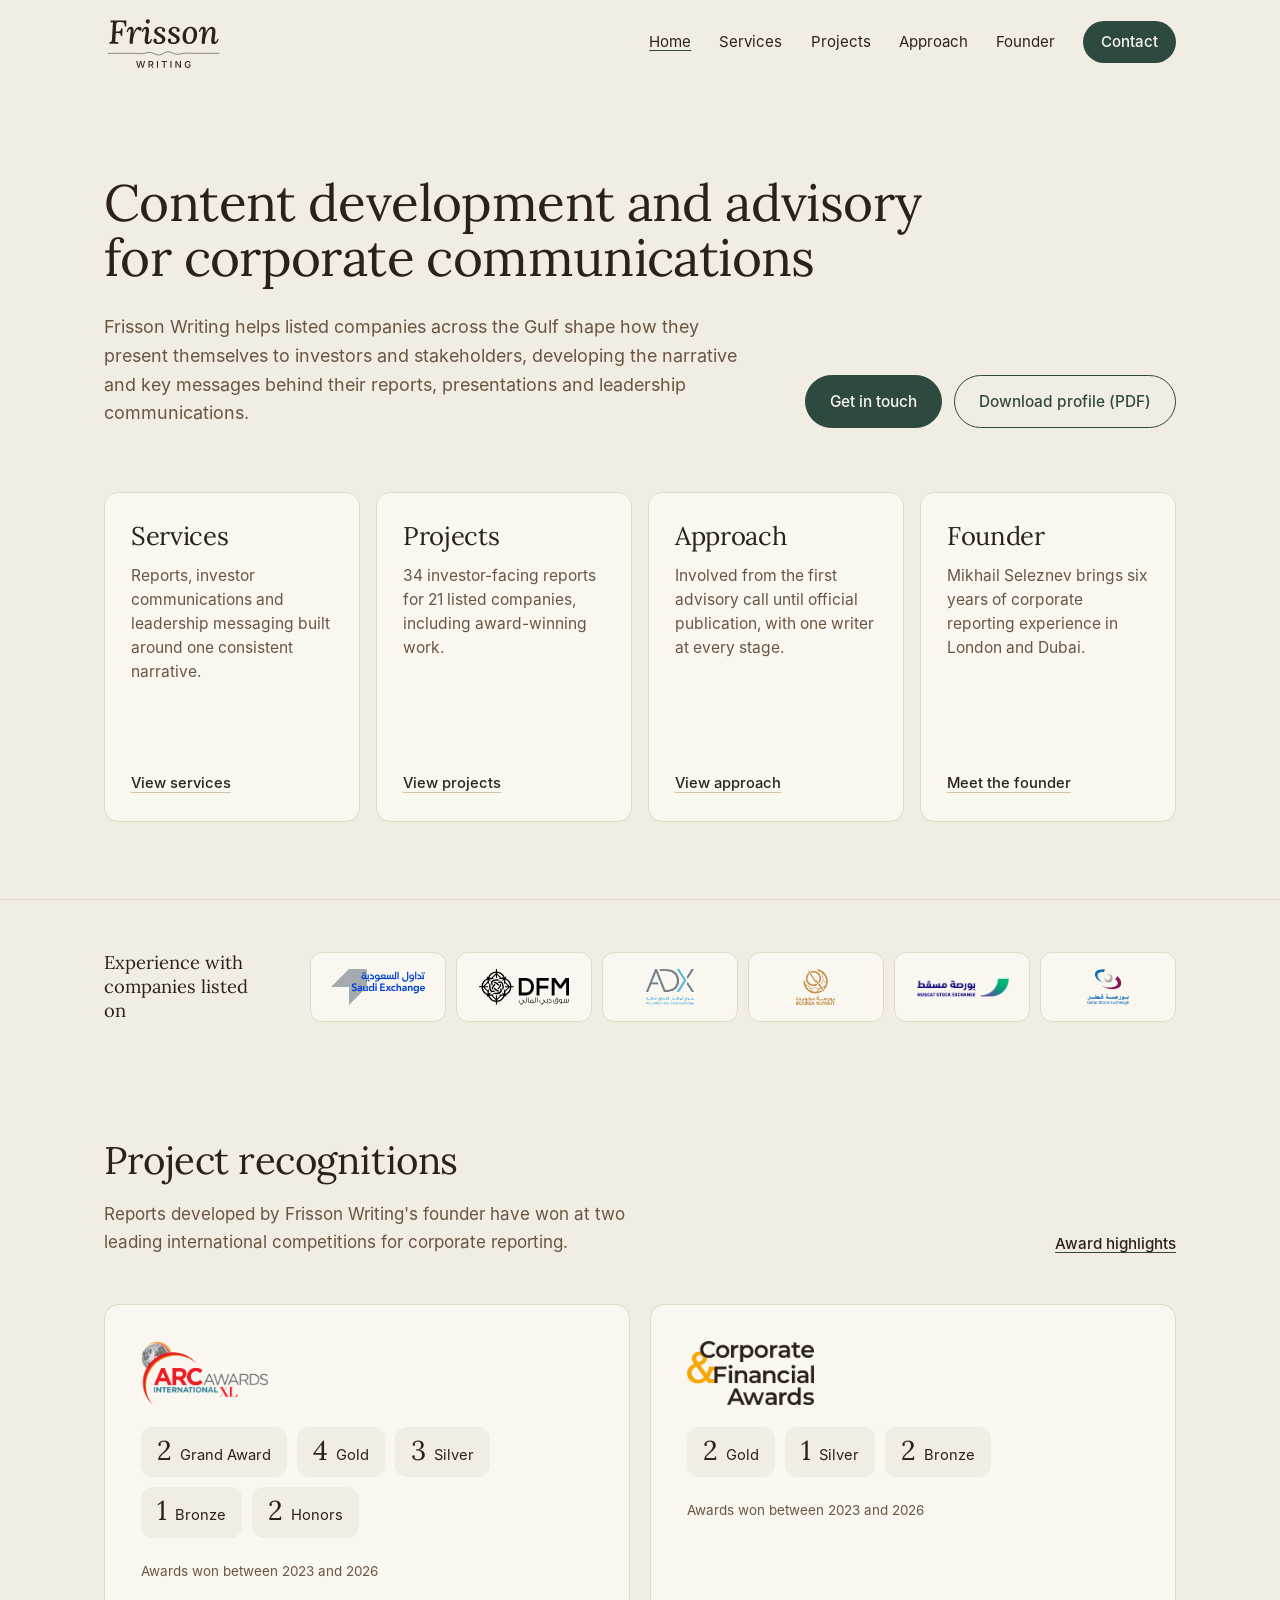
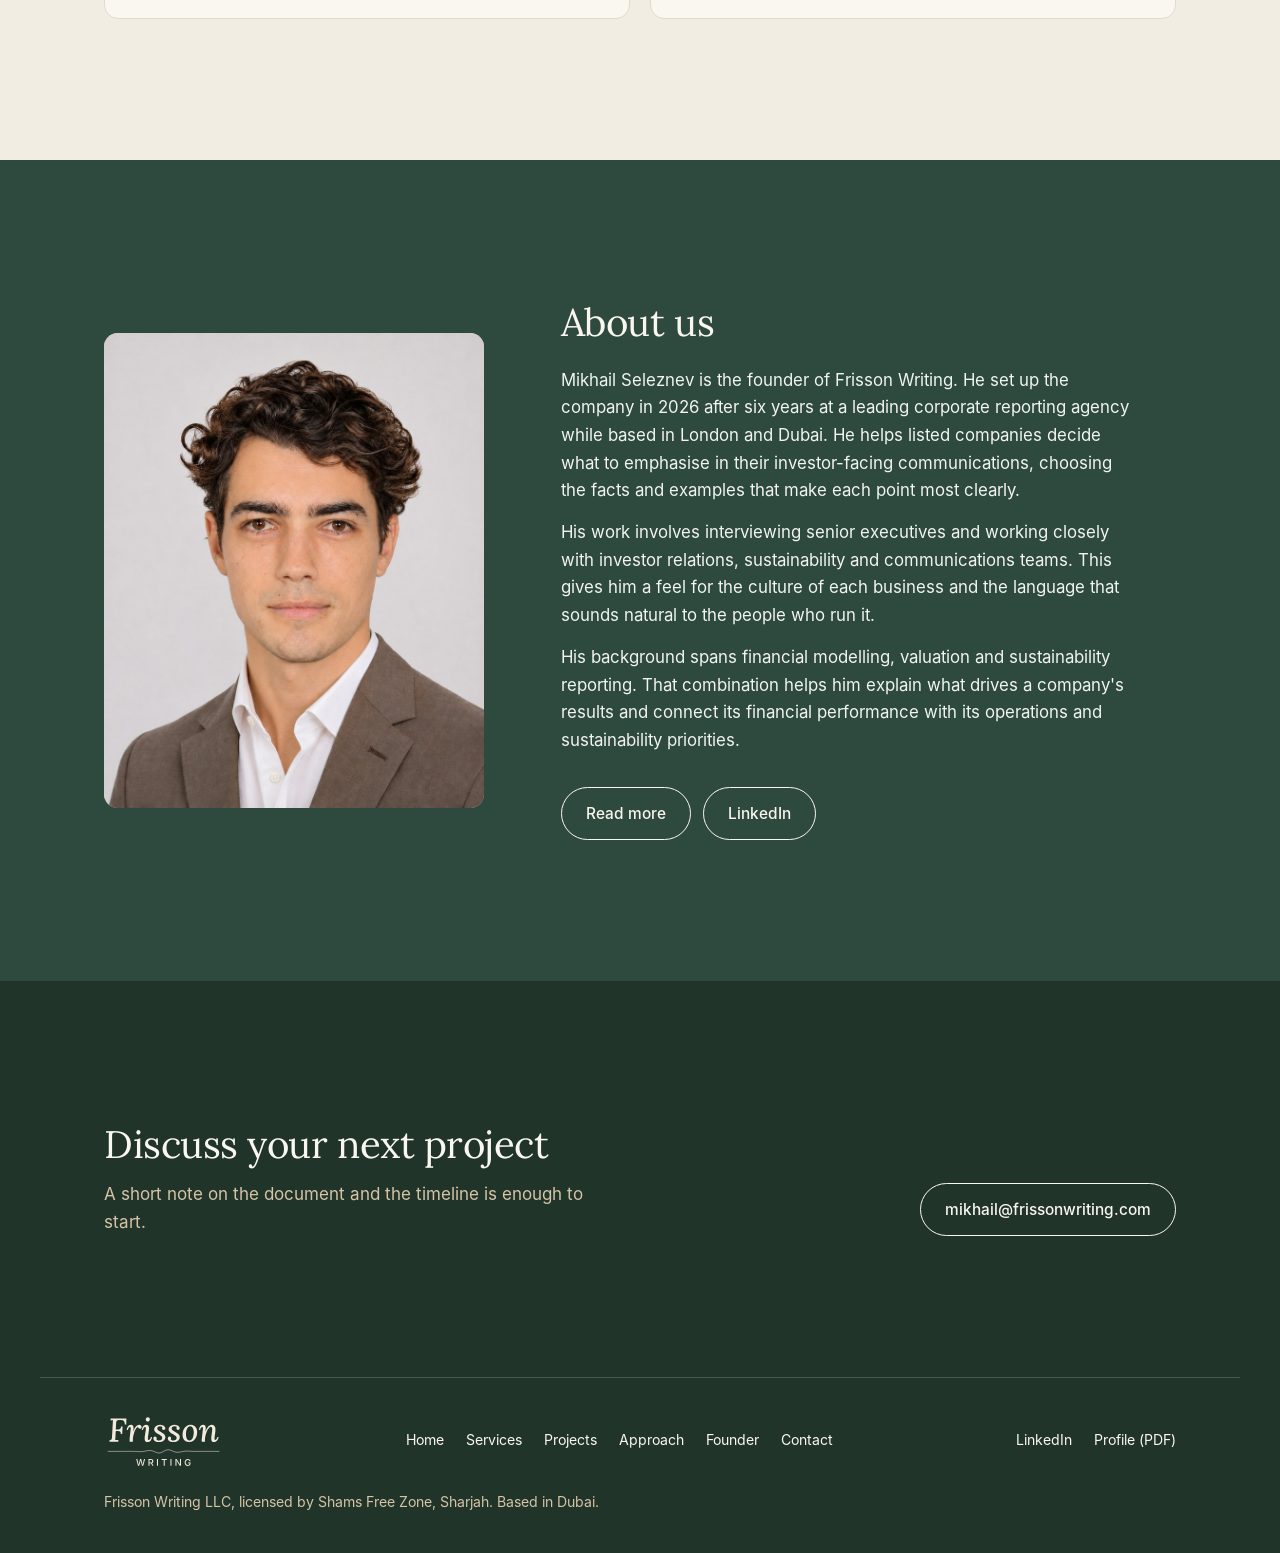
<file: index.html>
<!doctype html>
<html lang="en">
<head>
<meta charset="utf-8">
<meta name="viewport" content="width=device-width, initial-scale=1">
<title>Frisson Writing | Corporate communications and report writing</title>
<meta name="description" content="Frisson Writing provides content and consultancy for corporate and investor communications, from annual and sustainability reports to investor presentations and corporate profiles.">
<meta property="og:title" content="Frisson Writing | Corporate communications and report writing">
<meta property="og:description" content="Frisson Writing provides content and consultancy for corporate and investor communications, from annual and sustainability reports to investor presentations and corporate profiles.">
<meta property="og:type" content="website">
<meta property="og:url" content="https://frissonwriting.com/">
<meta property="og:image" content="https://frissonwriting.com/assets/share.png">
<meta property="og:image:width" content="1200">
<meta property="og:image:height" content="630">
<meta property="og:image:alt" content="Frisson Writing">
<meta property="og:site_name" content="Frisson Writing">
<meta name="twitter:card" content="summary_large_image">
<meta name="twitter:image" content="https://frissonwriting.com/assets/share.png">
<meta name="theme-color" content="#F3EDE2">
<link rel="icon" href="assets/favicon.svg" type="image/svg+xml">
<link rel="preload" href="assets/fonts/lora.woff" as="font" type="font/woff" crossorigin>
<link rel="stylesheet" href="assets/site.css">
</head>
<body>
<a class="skip" href="#main">Skip to content</a>
<header class="site-head"><div class="wrap">
<a class="brand" href="index.html"><img src="assets/logo.svg" alt="Frisson Writing, home" width="104" height="52"></a>
<button class="menu-btn" type="button" aria-expanded="false" aria-controls="nav">Menu</button>
<nav class="nav" id="nav" aria-label="Main"><a href="index.html" aria-current="page">Home</a><a href="services.html">Services</a><a href="projects.html">Projects</a><a href="approach.html">Approach</a><a href="founder.html">Founder</a><a class="pill" href="contact.html">Contact</a></nav>
</div></header>
<main id="main">
<section class="hero hero-home"><div class="wrap">
<h1 class="h-home">Content development and advisory for corporate communications</h1>
<div class="hero-row">
<p class="lede">Frisson Writing helps listed companies across the Gulf shape how they present themselves to investors and stakeholders, developing the narrative and key messages behind their reports, presentations and leadership communications.</p>
<div class="actions"><a class="btn solid" href="contact.html">Get in touch</a><a class="btn ghost" href="assets/frisson-writing-profile.pdf" download>Download profile (PDF)</a></div>
</div>
<nav class="tiles" aria-label="Explore Frisson Writing"><a class="tile" href="services.html"><div class="t-top"><h2>Services</h2></div><p>Reports, investor communications and leadership messaging built around one consistent narrative.</p><ul class="t-tags"><li>Annual and integrated reports</li><li>Sustainability reports</li><li>Governance reports</li><li>Investor communications</li><li>Advisory</li></ul><span class="t-go">View services</span></a><a class="tile" href="projects.html"><div class="t-top"><h2>Projects</h2></div><p>34 investor-facing reports for 21 listed companies, including award-winning work.</p><ul class="t-tags"><li>9 sectors</li><li>9 exchanges</li><li>ARC Awards</li><li>Corporate &amp; Financial Awards</li></ul><span class="t-go">View projects</span></a><a class="tile" href="approach.html"><div class="t-top"><h2>Approach</h2></div><p>Involved from the first advisory call until official publication, with one writer at every stage.</p><ul class="t-tags"><li>Consultancy</li><li>Structure</li><li>Interviews</li><li>Drafting</li><li>Design support</li></ul><span class="t-go">View approach</span></a><a class="tile" href="founder.html"><div class="t-top"><h2>Founder</h2></div><p>Mikhail Seleznev brings six years of corporate reporting experience in London and Dubai.</p><ul class="t-tags"><li>FMVA</li><li>CFA Sustainable Investing</li><li>Awards judge</li></ul><span class="t-go">Meet the founder</span></a></nav>
</div></section>

<section class="sec-ex"><div class="wrap exstrip">
<p>Experience with companies listed on</p>
<ul class="exch gcc flat"><li><div class="logo"><img src="assets/exchanges/tadawul.svg" alt="Saudi Exchange" loading="lazy"></div></li><li><div class="logo"><img src="assets/exchanges/dfm.svg" alt="Dubai Financial Market" loading="lazy"></div></li><li><div class="logo"><img src="assets/exchanges/adx.png" alt="Abu Dhabi Securities Exchange" loading="lazy"></div></li><li><div class="logo"><img src="assets/exchanges/boursa.svg" alt="Boursa Kuwait" loading="lazy"></div></li><li><div class="logo"><img src="assets/exchanges/msx.png" alt="Muscat Stock Exchange" loading="lazy"></div></li><li><div class="logo"><img src="assets/exchanges/qse.svg" alt="Qatar Stock Exchange" loading="lazy"></div></li></ul>
</div></section>

<section class="sec-recog"><div class="wrap">
<div class="sec-head"><div><h2>Project recognitions</h2><p class="intro">Reports developed by Frisson Writing's founder have won at two leading international competitions for corporate reporting.</p></div><a class="more" href="projects.html#awards">Award highlights</a></div>
<div class="recards"><article class="recard"><img src="assets/badges/arc.png" alt="ARC Awards"><ul class="chips"><li><b>2</b>Grand Award</li><li><b>4</b>Gold</li><li><b>3</b>Silver</li><li><b>1</b>Bronze</li><li><b>2</b>Honors</li></ul><p class="small-note">Awards won between 2023 and 2026</p></article><article class="recard"><img src="assets/badges/cfawards.png" alt="Corporate &amp; Financial Awards"><ul class="chips"><li><b>2</b>Gold</li><li><b>1</b>Silver</li><li><b>2</b>Bronze</li></ul><p class="small-note">Awards won between 2023 and 2026</p></article></div>
</div></section>

<section class="sec-accent"><div class="wrap founder">
<figure><div class="portrait"><img src="assets/founder.jpg" width="800" height="1000" alt="Mikhail Seleznev"></div></figure>
<div class="bio">
<h2>About us</h2>
<p>Mikhail Seleznev is the founder of Frisson Writing. He set up the company in 2026 after six years at a leading corporate reporting agency while based in London and Dubai. He helps listed companies decide what to emphasise in their investor-facing communications, choosing the facts and examples that make each point most clearly.</p><p>His work involves interviewing senior executives and working closely with investor relations, sustainability and communications teams. This gives him a feel for the culture of each business and the language that sounds natural to the people who run it.</p><p>His background spans financial modelling, valuation and sustainability reporting. That combination helps him explain what drives a company's results and connect its financial performance with its operations and sustainability priorities.</p>
<div class="actions"><a class="btn ghost" href="founder.html">Read more</a><a class="btn ghost" href="https://www.linkedin.com/in/mikhail-seleznev-279470176" target="_blank" rel="noopener">LinkedIn</a></div>
</div>
</div></section>
<section class="cta"><div class="wrap">
<div><h2>Discuss your next project</h2><p>A short note on the document and the timeline is enough to start.</p></div>
<a class="btn" href="mailto:mikhail@frissonwriting.com">mikhail@frissonwriting.com</a>
</div></section>
</main>
<footer class="site-foot"><div class="wrap">
<img src="assets/logo-light.svg" alt="Frisson Writing" width="180" height="60">
<nav aria-label="Footer"><a href="index.html">Home</a><a href="services.html">Services</a><a href="projects.html">Projects</a><a href="approach.html">Approach</a><a href="founder.html">Founder</a><a href="contact.html">Contact</a></nav>
<span class="foot-links"><a href="https://www.linkedin.com/in/mikhail-seleznev-279470176" target="_blank" rel="noopener">LinkedIn</a><a href="assets/frisson-writing-profile.pdf" download>Profile (PDF)</a></span>
<span>Frisson Writing LLC, licensed by Shams Free Zone, Sharjah. Based in Dubai.</span>
</div></footer>
<script>
(function () {
  var h = document.querySelector('.site-head'), b = document.querySelector('.menu-btn'), n = document.getElementById('nav');
  var on = function () { h.classList.toggle('scrolled', window.scrollY > 8); }; on(); window.addEventListener('scroll', on, { passive: true });
  b.addEventListener('click', function () { var o = n.classList.toggle('open'); b.setAttribute('aria-expanded', o); b.textContent = o ? 'Close' : 'Menu'; });
})();
</script>

</body>
</html>
</file>
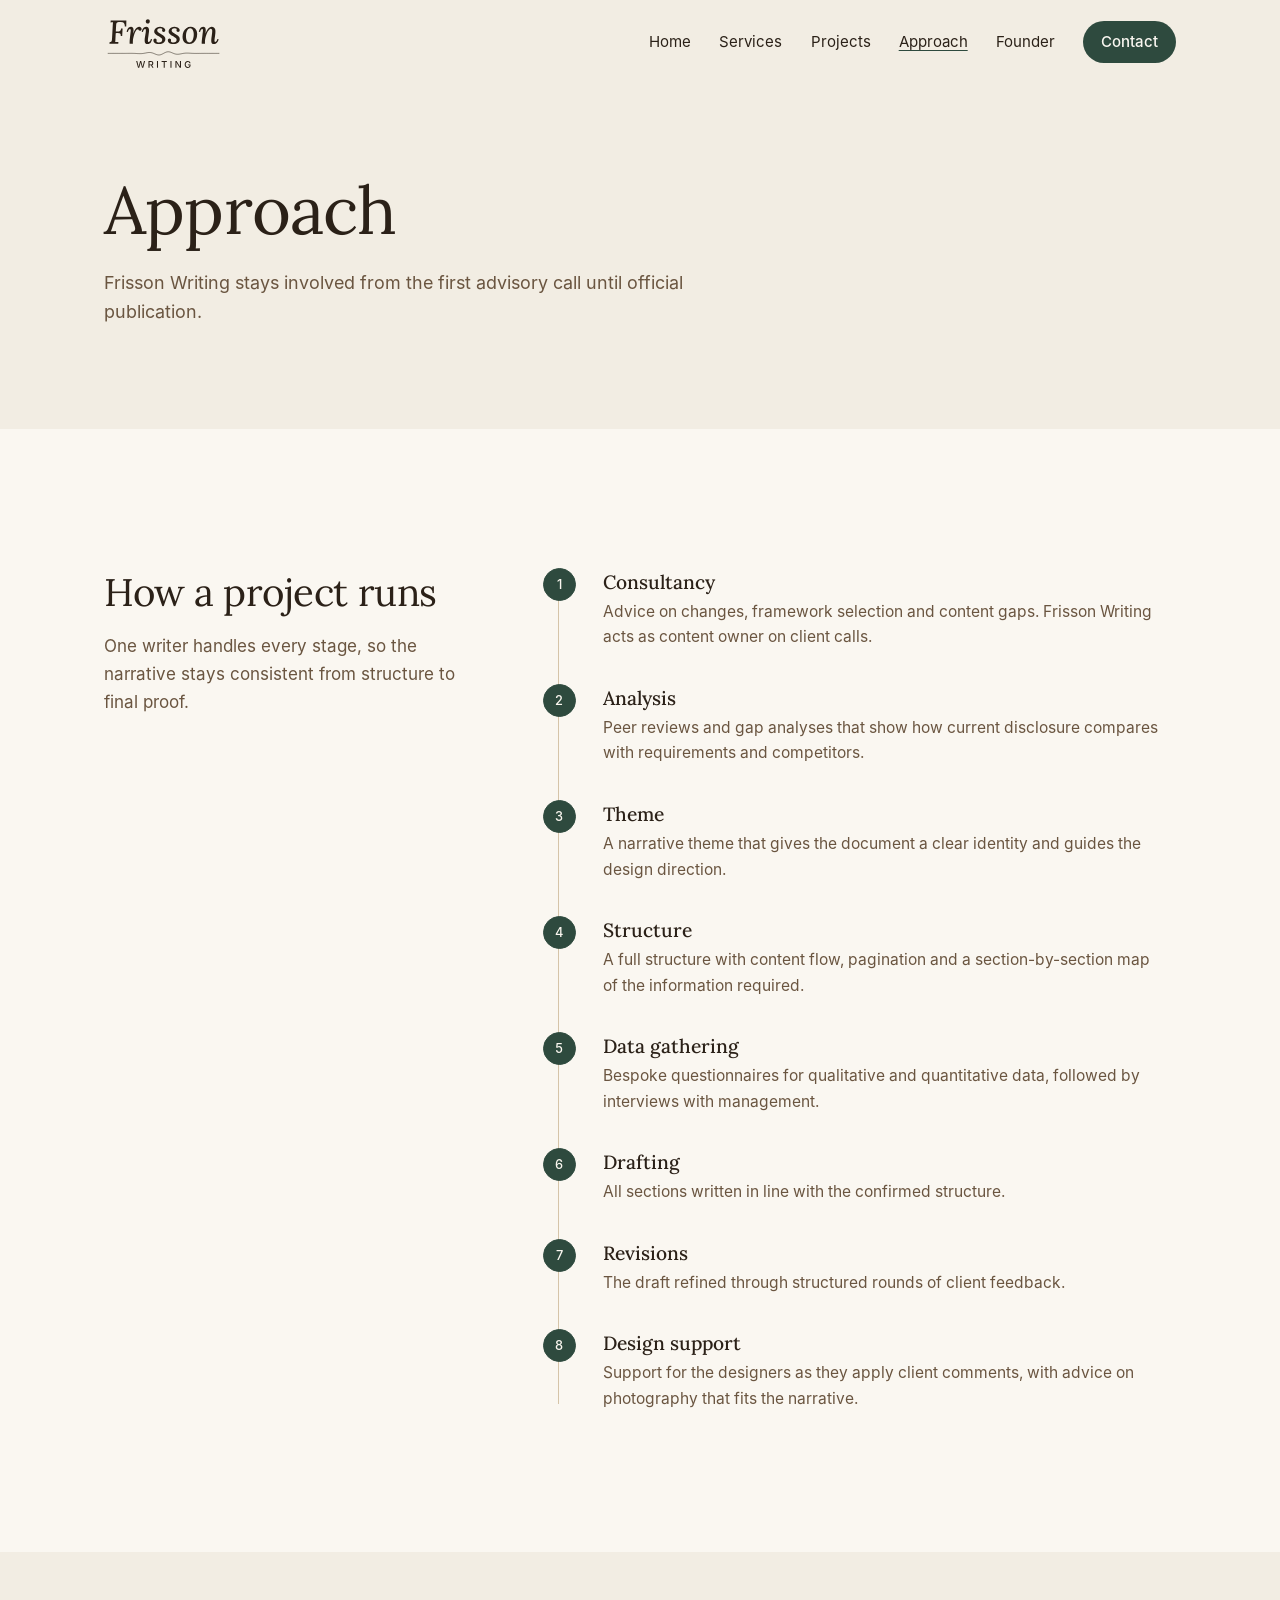
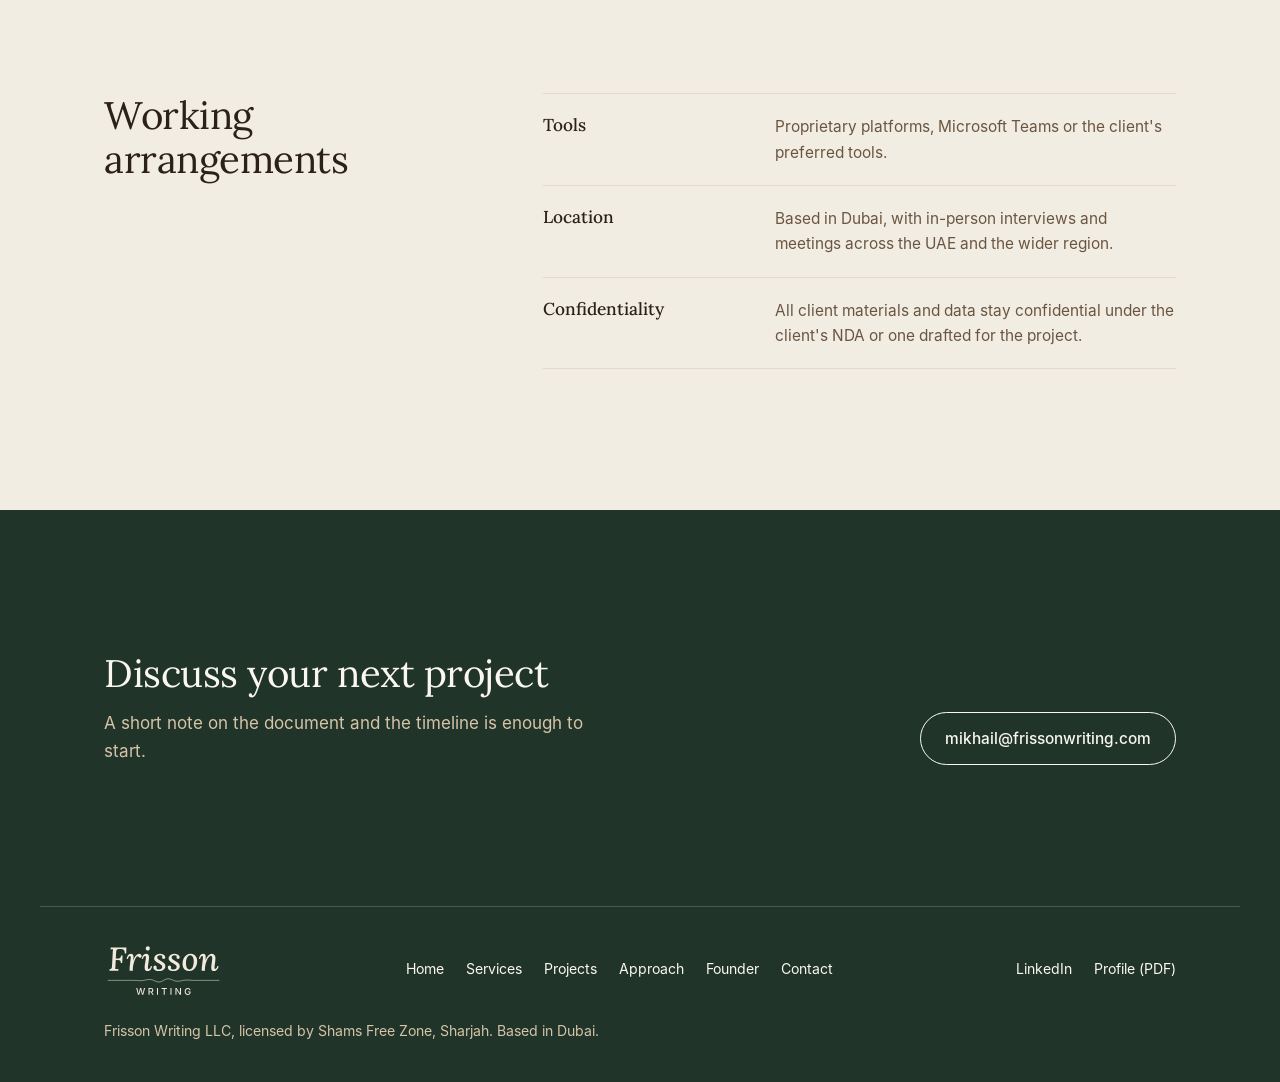
<file: approach.html>
<!doctype html>
<html lang="en">
<head>
<meta charset="utf-8">
<meta name="viewport" content="width=device-width, initial-scale=1">
<title>Approach | Frisson Writing</title>
<meta name="description" content="How Frisson Writing runs a project, from consultancy and structure to drafting, revisions and design support.">
<meta property="og:title" content="Approach | Frisson Writing">
<meta property="og:description" content="How Frisson Writing runs a project, from consultancy and structure to drafting, revisions and design support.">
<meta property="og:type" content="website">
<meta property="og:url" content="https://frissonwriting.com/approach.html">
<meta property="og:image" content="https://frissonwriting.com/assets/share.png">
<meta property="og:image:width" content="1200">
<meta property="og:image:height" content="630">
<meta property="og:image:alt" content="Frisson Writing">
<meta property="og:site_name" content="Frisson Writing">
<meta name="twitter:card" content="summary_large_image">
<meta name="twitter:image" content="https://frissonwriting.com/assets/share.png">
<meta name="theme-color" content="#F3EDE2">
<link rel="icon" href="assets/favicon.svg" type="image/svg+xml">
<link rel="preload" href="assets/fonts/lora.woff" as="font" type="font/woff" crossorigin>
<link rel="stylesheet" href="assets/site.css">
</head>
<body>
<a class="skip" href="#main">Skip to content</a>
<header class="site-head"><div class="wrap">
<a class="brand" href="index.html"><img src="assets/logo.svg" alt="Frisson Writing, home" width="104" height="52"></a>
<button class="menu-btn" type="button" aria-expanded="false" aria-controls="nav">Menu</button>
<nav class="nav" id="nav" aria-label="Main"><a href="index.html">Home</a><a href="services.html">Services</a><a href="projects.html">Projects</a><a href="approach.html" aria-current="page">Approach</a><a href="founder.html">Founder</a><a class="pill" href="contact.html">Contact</a></nav>
</div></header>
<main id="main">
<section class="hero"><div class="wrap" style="grid-template-columns:1fr">
<div><h1>Approach</h1><p class="lede">Frisson Writing stays involved from the first advisory call until official publication.</p></div>
</div></section>

<section class="sec-paper"><div class="wrap split">
<div class="stick"><h2>How a project runs</h2><p class="intro">One writer handles every stage, so the narrative stays consistent from structure to final proof.</p></div>
<ol class="timeline"><li><h3>Consultancy</h3><p>Advice on changes, framework selection and content gaps. Frisson Writing acts as content owner on client calls.</p></li><li><h3>Analysis</h3><p>Peer reviews and gap analyses that show how current disclosure compares with requirements and competitors.</p></li><li><h3>Theme</h3><p>A narrative theme that gives the document a clear identity and guides the design direction.</p></li><li><h3>Structure</h3><p>A full structure with content flow, pagination and a section-by-section map of the information required.</p></li><li><h3>Data gathering</h3><p>Bespoke questionnaires for qualitative and quantitative data, followed by interviews with management.</p></li><li><h3>Drafting</h3><p>All sections written in line with the confirmed structure.</p></li><li><h3>Revisions</h3><p>The draft refined through structured rounds of client feedback.</p></li><li><h3>Design support</h3><p>Support for the designers as they apply client comments, with advice on photography that fits the narrative.</p></li></ol>
</div></section>

<section class="sec-oat"><div class="wrap split">
<div class="stick"><h2>Working arrangements</h2></div>
<ul class="list">
<li><h3>Tools</h3><p>Proprietary platforms, Microsoft Teams or the client's preferred tools.</p></li>
<li><h3>Location</h3><p>Based in Dubai, with in-person interviews and meetings across the UAE and the wider region.</p></li>
<li><h3>Confidentiality</h3><p>All client materials and data stay confidential under the client's NDA or one drafted for the project.</p></li>
</ul>
</div></section>
<section class="cta"><div class="wrap">
<div><h2>Discuss your next project</h2><p>A short note on the document and the timeline is enough to start.</p></div>
<a class="btn" href="mailto:mikhail@frissonwriting.com">mikhail@frissonwriting.com</a>
</div></section>
</main>
<footer class="site-foot"><div class="wrap">
<img src="assets/logo-light.svg" alt="Frisson Writing" width="180" height="60">
<nav aria-label="Footer"><a href="index.html">Home</a><a href="services.html">Services</a><a href="projects.html">Projects</a><a href="approach.html">Approach</a><a href="founder.html">Founder</a><a href="contact.html">Contact</a></nav>
<span class="foot-links"><a href="https://www.linkedin.com/in/mikhail-seleznev-279470176" target="_blank" rel="noopener">LinkedIn</a><a href="assets/frisson-writing-profile.pdf" download>Profile (PDF)</a></span>
<span>Frisson Writing LLC, licensed by Shams Free Zone, Sharjah. Based in Dubai.</span>
</div></footer>
<script>
(function () {
  var h = document.querySelector('.site-head'), b = document.querySelector('.menu-btn'), n = document.getElementById('nav');
  var on = function () { h.classList.toggle('scrolled', window.scrollY > 8); }; on(); window.addEventListener('scroll', on, { passive: true });
  b.addEventListener('click', function () { var o = n.classList.toggle('open'); b.setAttribute('aria-expanded', o); b.textContent = o ? 'Close' : 'Menu'; });
})();
</script>

</body>
</html>
</file>
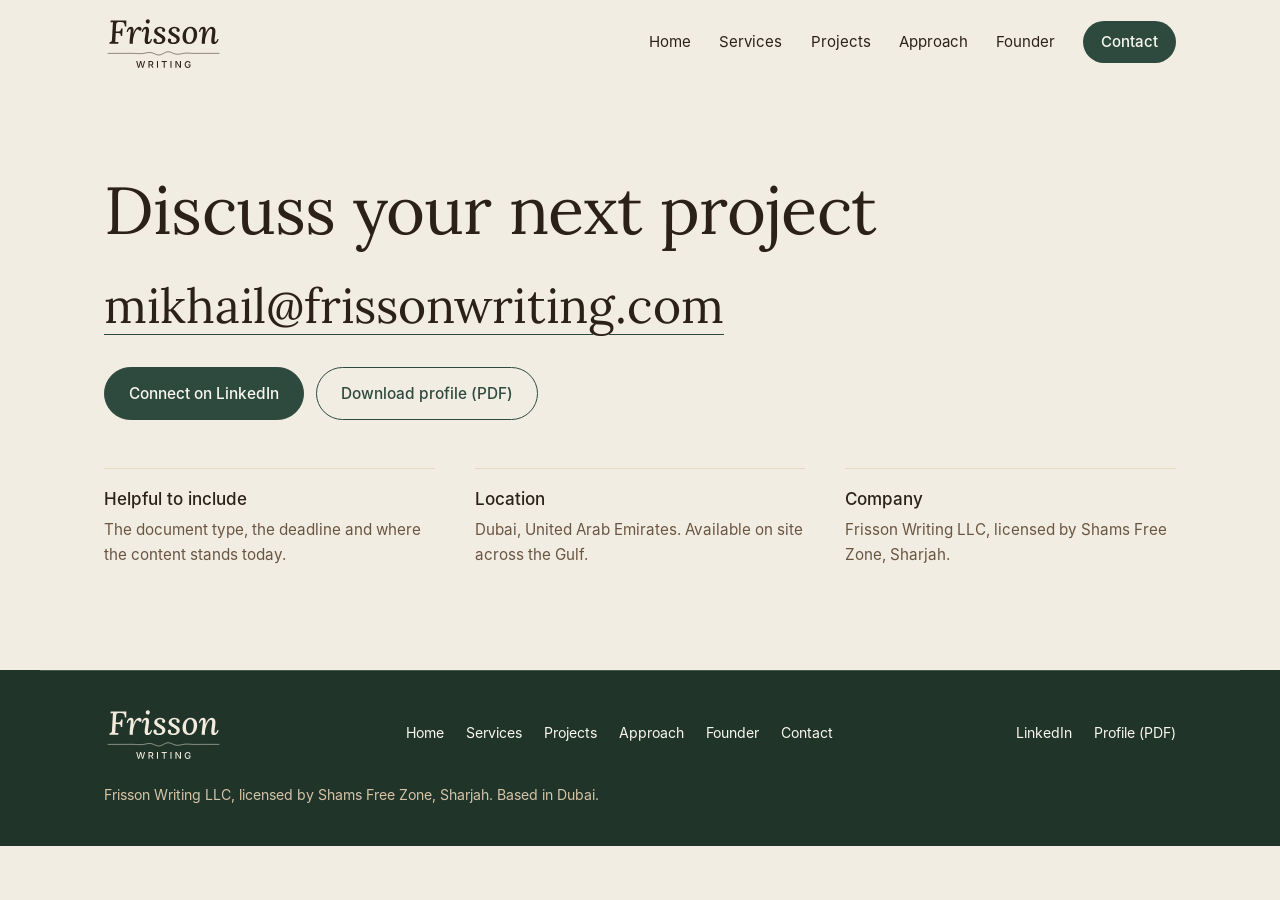
<file: contact.html>
<!doctype html>
<html lang="en">
<head>
<meta charset="utf-8">
<meta name="viewport" content="width=device-width, initial-scale=1">
<title>Contact | Frisson Writing</title>
<meta name="description" content="Contact Frisson Writing about a report, investor presentation or other corporate communications project.">
<meta property="og:title" content="Contact | Frisson Writing">
<meta property="og:description" content="Contact Frisson Writing about a report, investor presentation or other corporate communications project.">
<meta property="og:type" content="website">
<meta property="og:url" content="https://frissonwriting.com/contact.html">
<meta property="og:image" content="https://frissonwriting.com/assets/share.png">
<meta property="og:image:width" content="1200">
<meta property="og:image:height" content="630">
<meta property="og:image:alt" content="Frisson Writing">
<meta property="og:site_name" content="Frisson Writing">
<meta name="twitter:card" content="summary_large_image">
<meta name="twitter:image" content="https://frissonwriting.com/assets/share.png">
<meta name="theme-color" content="#F3EDE2">
<link rel="icon" href="assets/favicon.svg" type="image/svg+xml">
<link rel="preload" href="assets/fonts/lora.woff" as="font" type="font/woff" crossorigin>
<link rel="stylesheet" href="assets/site.css">
</head>
<body>
<a class="skip" href="#main">Skip to content</a>
<header class="site-head"><div class="wrap">
<a class="brand" href="index.html"><img src="assets/logo.svg" alt="Frisson Writing, home" width="104" height="52"></a>
<button class="menu-btn" type="button" aria-expanded="false" aria-controls="nav">Menu</button>
<nav class="nav" id="nav" aria-label="Main"><a href="index.html">Home</a><a href="services.html">Services</a><a href="projects.html">Projects</a><a href="approach.html">Approach</a><a href="founder.html">Founder</a><a class="pill" href="contact.html" aria-current="page">Contact</a></nav>
</div></header>
<main id="main">
<section class="hero" style="min-height:62vh"><div class="wrap" style="grid-template-columns:1fr">
<div>
<h1 style="margin-bottom:32px">Discuss your next project</h1>
<a class="mail" href="mailto:mikhail@frissonwriting.com">mikhail@frissonwriting.com</a>
<div class="actions"><a class="btn solid" href="https://www.linkedin.com/in/mikhail-seleznev-279470176" target="_blank" rel="noopener">Connect on LinkedIn</a><a class="btn ghost" href="assets/frisson-writing-profile.pdf" download>Download profile (PDF)</a></div>
<dl class="contact-list">
<div><dt>Helpful to include</dt><dd>The document type, the deadline and where the content stands today.</dd></div>
<div><dt>Location</dt><dd>Dubai, United Arab Emirates. Available on site across the Gulf.</dd></div>
<div><dt>Company</dt><dd>Frisson Writing LLC, licensed by Shams Free Zone, Sharjah.</dd></div>
</dl>
</div>
</div></section>
</main>
<footer class="site-foot"><div class="wrap">
<img src="assets/logo-light.svg" alt="Frisson Writing" width="180" height="60">
<nav aria-label="Footer"><a href="index.html">Home</a><a href="services.html">Services</a><a href="projects.html">Projects</a><a href="approach.html">Approach</a><a href="founder.html">Founder</a><a href="contact.html">Contact</a></nav>
<span class="foot-links"><a href="https://www.linkedin.com/in/mikhail-seleznev-279470176" target="_blank" rel="noopener">LinkedIn</a><a href="assets/frisson-writing-profile.pdf" download>Profile (PDF)</a></span>
<span>Frisson Writing LLC, licensed by Shams Free Zone, Sharjah. Based in Dubai.</span>
</div></footer>
<script>
(function () {
  var h = document.querySelector('.site-head'), b = document.querySelector('.menu-btn'), n = document.getElementById('nav');
  var on = function () { h.classList.toggle('scrolled', window.scrollY > 8); }; on(); window.addEventListener('scroll', on, { passive: true });
  b.addEventListener('click', function () { var o = n.classList.toggle('open'); b.setAttribute('aria-expanded', o); b.textContent = o ? 'Close' : 'Menu'; });
})();
</script>

</body>
</html>
</file>
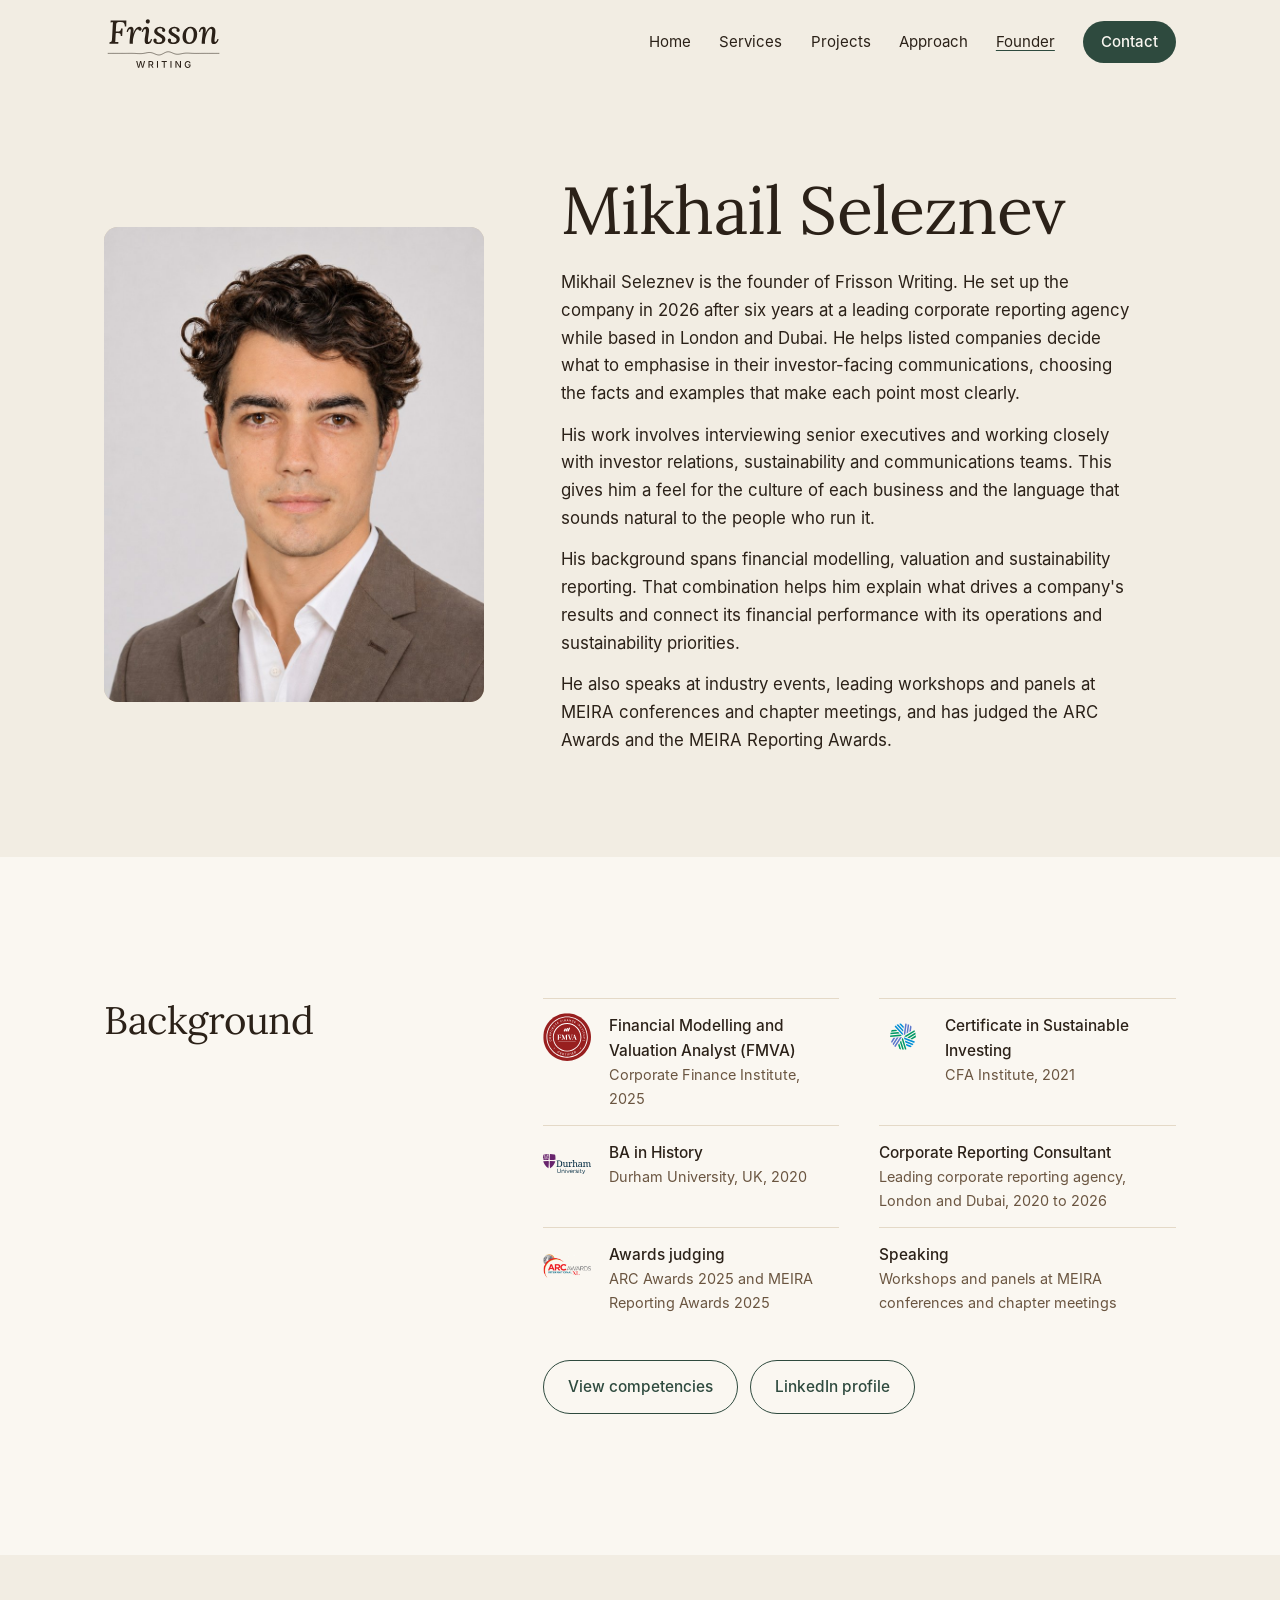
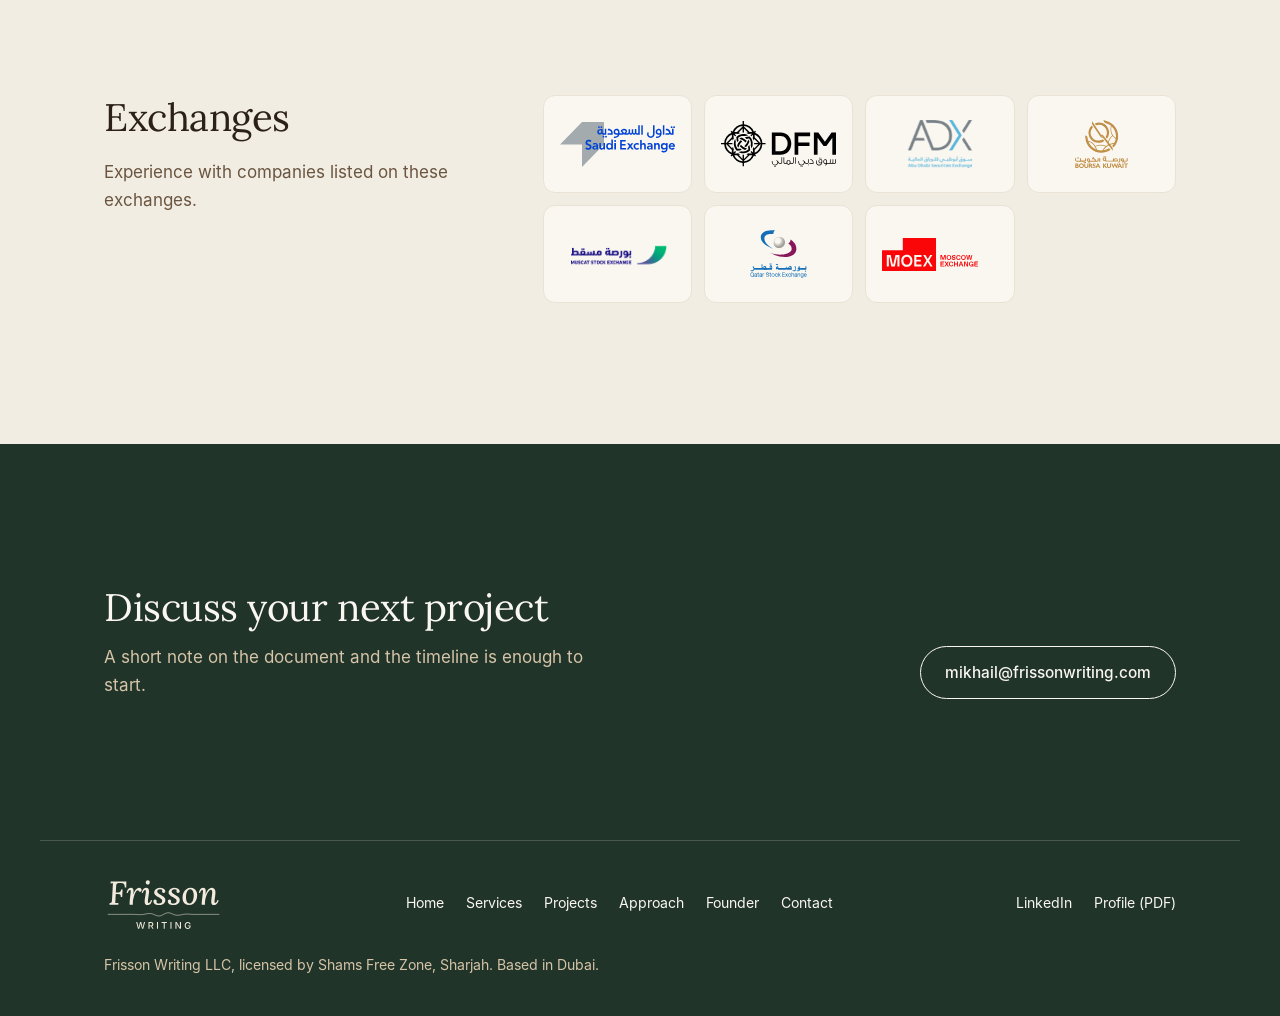
<file: founder.html>
<!doctype html>
<html lang="en">
<head>
<meta charset="utf-8">
<meta name="viewport" content="width=device-width, initial-scale=1">
<title>Founder | Frisson Writing</title>
<meta name="description" content="Mikhail Seleznev founded Frisson Writing after six years in corporate reporting in London and Dubai.">
<meta property="og:title" content="Founder | Frisson Writing">
<meta property="og:description" content="Mikhail Seleznev founded Frisson Writing after six years in corporate reporting in London and Dubai.">
<meta property="og:type" content="website">
<meta property="og:url" content="https://frissonwriting.com/founder.html">
<meta property="og:image" content="https://frissonwriting.com/assets/share.png">
<meta property="og:image:width" content="1200">
<meta property="og:image:height" content="630">
<meta property="og:image:alt" content="Frisson Writing">
<meta property="og:site_name" content="Frisson Writing">
<meta name="twitter:card" content="summary_large_image">
<meta name="twitter:image" content="https://frissonwriting.com/assets/share.png">
<meta name="theme-color" content="#F3EDE2">
<link rel="icon" href="assets/favicon.svg" type="image/svg+xml">
<link rel="preload" href="assets/fonts/lora.woff" as="font" type="font/woff" crossorigin>
<link rel="stylesheet" href="assets/site.css">
</head>
<body>
<a class="skip" href="#main">Skip to content</a>
<header class="site-head"><div class="wrap">
<a class="brand" href="index.html"><img src="assets/logo.svg" alt="Frisson Writing, home" width="104" height="52"></a>
<button class="menu-btn" type="button" aria-expanded="false" aria-controls="nav">Menu</button>
<nav class="nav" id="nav" aria-label="Main"><a href="index.html">Home</a><a href="services.html">Services</a><a href="projects.html">Projects</a><a href="approach.html">Approach</a><a href="founder.html" aria-current="page">Founder</a><a class="pill" href="contact.html">Contact</a></nav>
</div></header>
<main id="main">
<section class="hero"><div class="wrap founder">
<figure><div class="portrait"><img src="assets/founder.jpg" width="800" height="1000" alt="Mikhail Seleznev"></div></figure>
<div class="bio">
<h1 style="margin-bottom:24px">Mikhail Seleznev</h1>
<p>Mikhail Seleznev is the founder of Frisson Writing. He set up the company in 2026 after six years at a leading corporate reporting agency while based in London and Dubai. He helps listed companies decide what to emphasise in their investor-facing communications, choosing the facts and examples that make each point most clearly.</p><p>His work involves interviewing senior executives and working closely with investor relations, sustainability and communications teams. This gives him a feel for the culture of each business and the language that sounds natural to the people who run it.</p><p>His background spans financial modelling, valuation and sustainability reporting. That combination helps him explain what drives a company's results and connect its financial performance with its operations and sustainability priorities.</p>
<p>He also speaks at industry events, leading workshops and panels at MEIRA conferences and chapter meetings, and has judged the ARC Awards and the MEIRA Reporting Awards.</p>
</div>
</div></section>

<section class="sec-paper"><div class="wrap split">
<div class="stick"><h2>Background</h2></div>
<div>
<dl class="facts" style="margin-top:0">
<div class="cred"><dt><img src="assets/badges/fmva.svg" alt="" width="44" height="44">Financial Modelling and Valuation Analyst (FMVA)</dt><dd>Corporate Finance Institute, 2025</dd></div>
<div class="cred"><dt><img src="assets/badges/cfa.svg" alt="" width="44" height="44">Certificate in Sustainable Investing</dt><dd>CFA Institute, 2021</dd></div>
<div class="cred"><dt><img src="assets/badges/durham.svg" alt="" width="60" height="25">BA in History</dt><dd>Durham University, UK, 2020</dd></div>
<div><dt>Corporate Reporting Consultant</dt><dd>Leading corporate reporting agency, London and Dubai, 2020 to 2026</dd></div>
<div class="cred"><dt><img src="assets/badges/arc.png" alt="" width="60" height="30">Awards judging</dt><dd>ARC Awards 2025 and MEIRA Reporting Awards 2025</dd></div>
<div><dt>Speaking</dt><dd>Workshops and panels at MEIRA conferences and chapter meetings</dd></div>
</dl>
<div class="actions"><a class="btn ghost" href="services.html#competencies">View competencies</a><a class="btn ghost" href="https://www.linkedin.com/in/mikhail-seleznev-279470176" target="_blank" rel="noopener">LinkedIn profile</a></div>
</div>
</div></section>

<section><div class="wrap split">
<div class="stick"><h2>Exchanges</h2><p class="intro">Experience with companies listed on these exchanges.</p></div>
<div><ul class="exch gcc flat"><li><div class="logo"><img src="assets/exchanges/tadawul.svg" alt="Saudi Exchange" loading="lazy"></div></li><li><div class="logo"><img src="assets/exchanges/dfm.svg" alt="Dubai Financial Market" loading="lazy"></div></li><li><div class="logo"><img src="assets/exchanges/adx.png" alt="Abu Dhabi Securities Exchange" loading="lazy"></div></li><li><div class="logo"><img src="assets/exchanges/boursa.svg" alt="Boursa Kuwait" loading="lazy"></div></li><li><div class="logo"><img src="assets/exchanges/msx.png" alt="Muscat Stock Exchange" loading="lazy"></div></li><li><div class="logo"><img src="assets/exchanges/qse.svg" alt="Qatar Stock Exchange" loading="lazy"></div></li><li><div class="logo"><img src="assets/exchanges/moex.svg" alt="Moscow Exchange" loading="lazy"></div></li></ul></div>
</div></section>
<section class="cta"><div class="wrap">
<div><h2>Discuss your next project</h2><p>A short note on the document and the timeline is enough to start.</p></div>
<a class="btn" href="mailto:mikhail@frissonwriting.com">mikhail@frissonwriting.com</a>
</div></section>
</main>
<footer class="site-foot"><div class="wrap">
<img src="assets/logo-light.svg" alt="Frisson Writing" width="180" height="60">
<nav aria-label="Footer"><a href="index.html">Home</a><a href="services.html">Services</a><a href="projects.html">Projects</a><a href="approach.html">Approach</a><a href="founder.html">Founder</a><a href="contact.html">Contact</a></nav>
<span class="foot-links"><a href="https://www.linkedin.com/in/mikhail-seleznev-279470176" target="_blank" rel="noopener">LinkedIn</a><a href="assets/frisson-writing-profile.pdf" download>Profile (PDF)</a></span>
<span>Frisson Writing LLC, licensed by Shams Free Zone, Sharjah. Based in Dubai.</span>
</div></footer>
<script>
(function () {
  var h = document.querySelector('.site-head'), b = document.querySelector('.menu-btn'), n = document.getElementById('nav');
  var on = function () { h.classList.toggle('scrolled', window.scrollY > 8); }; on(); window.addEventListener('scroll', on, { passive: true });
  b.addEventListener('click', function () { var o = n.classList.toggle('open'); b.setAttribute('aria-expanded', o); b.textContent = o ? 'Close' : 'Menu'; });
})();
</script>

</body>
</html>
</file>
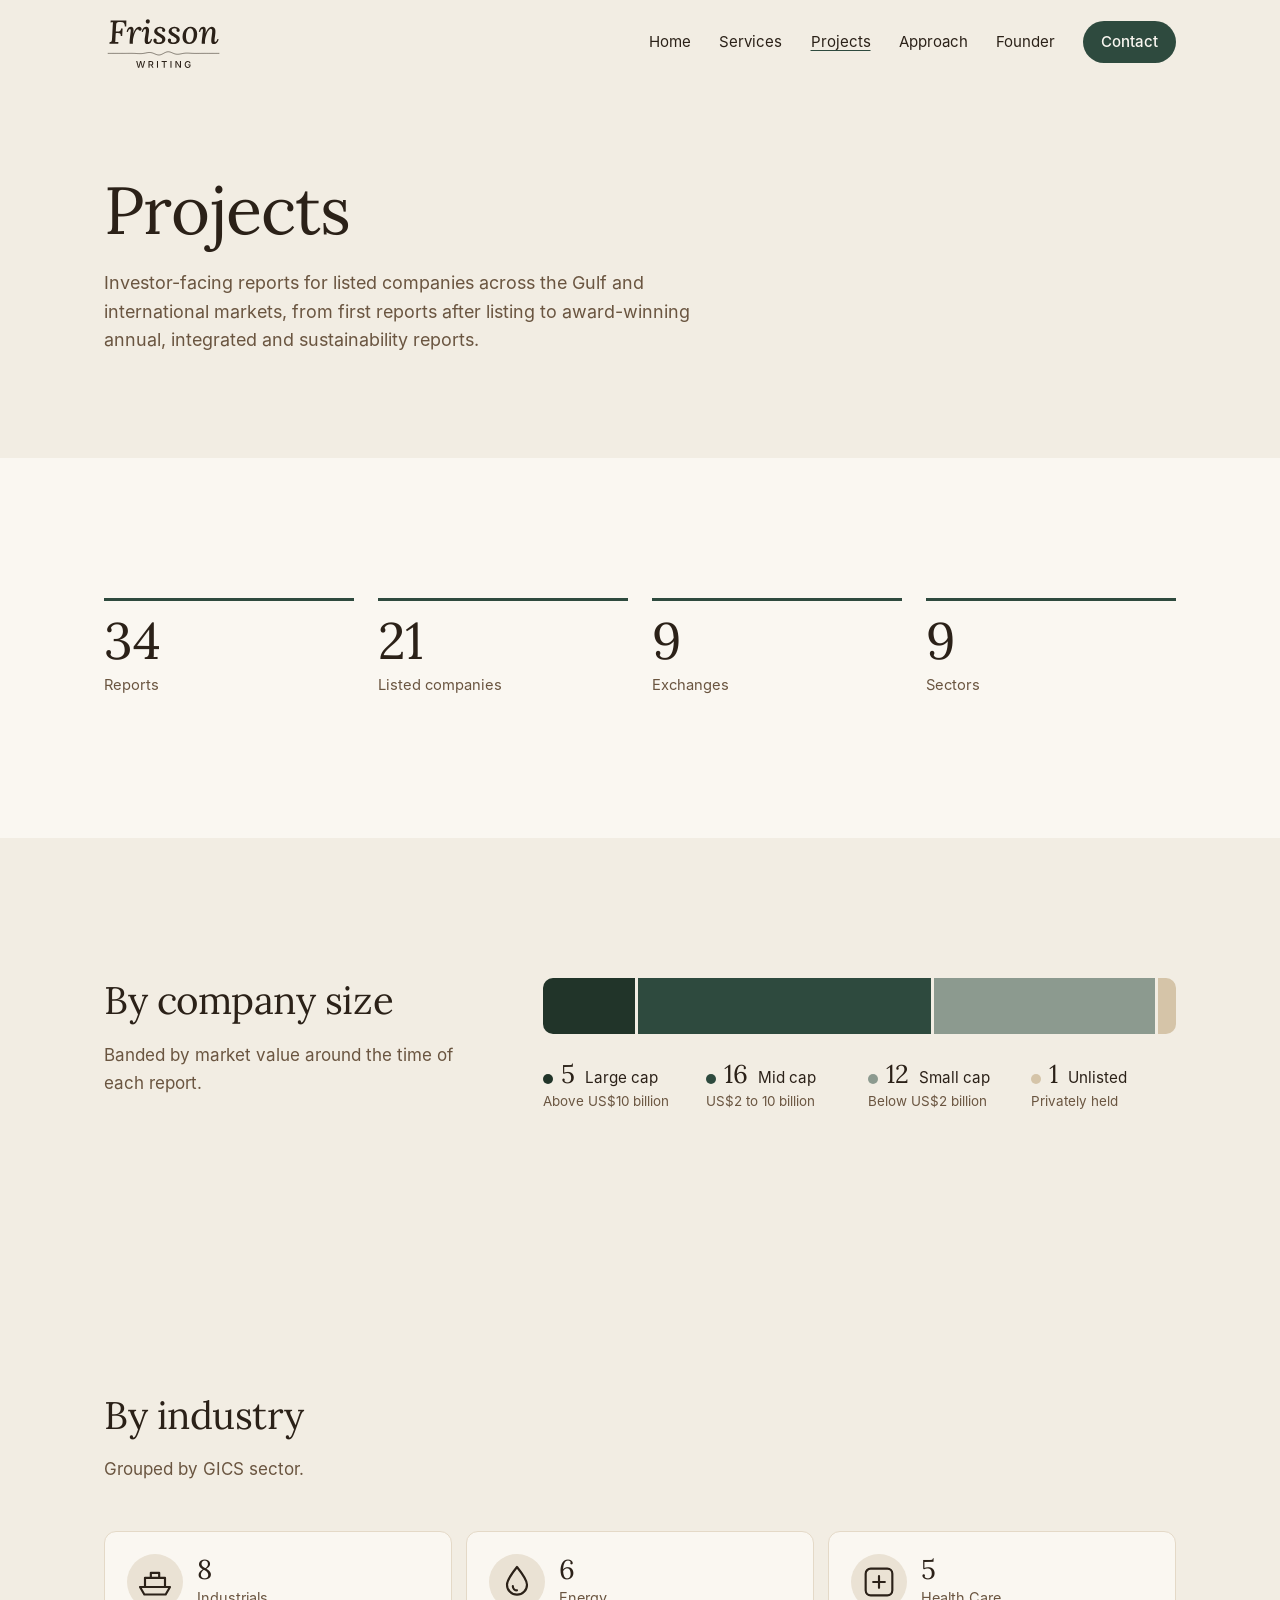
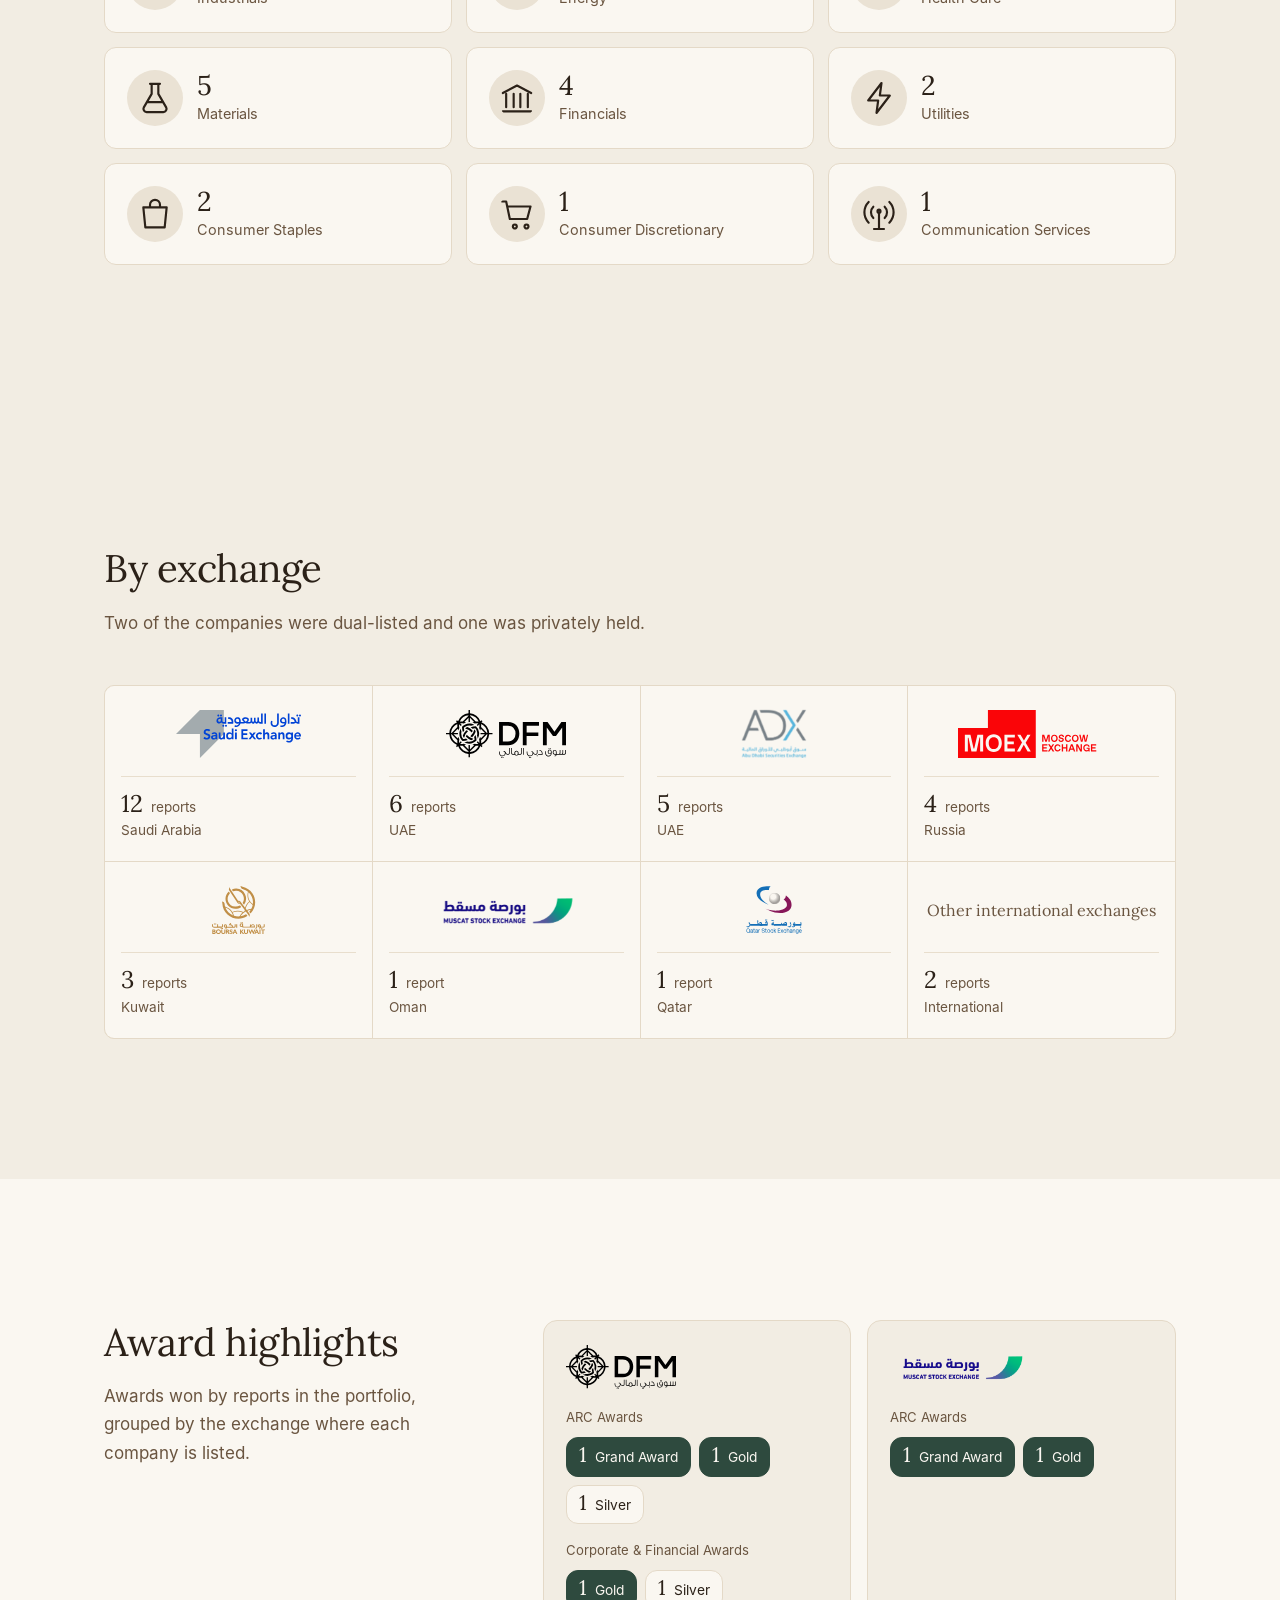
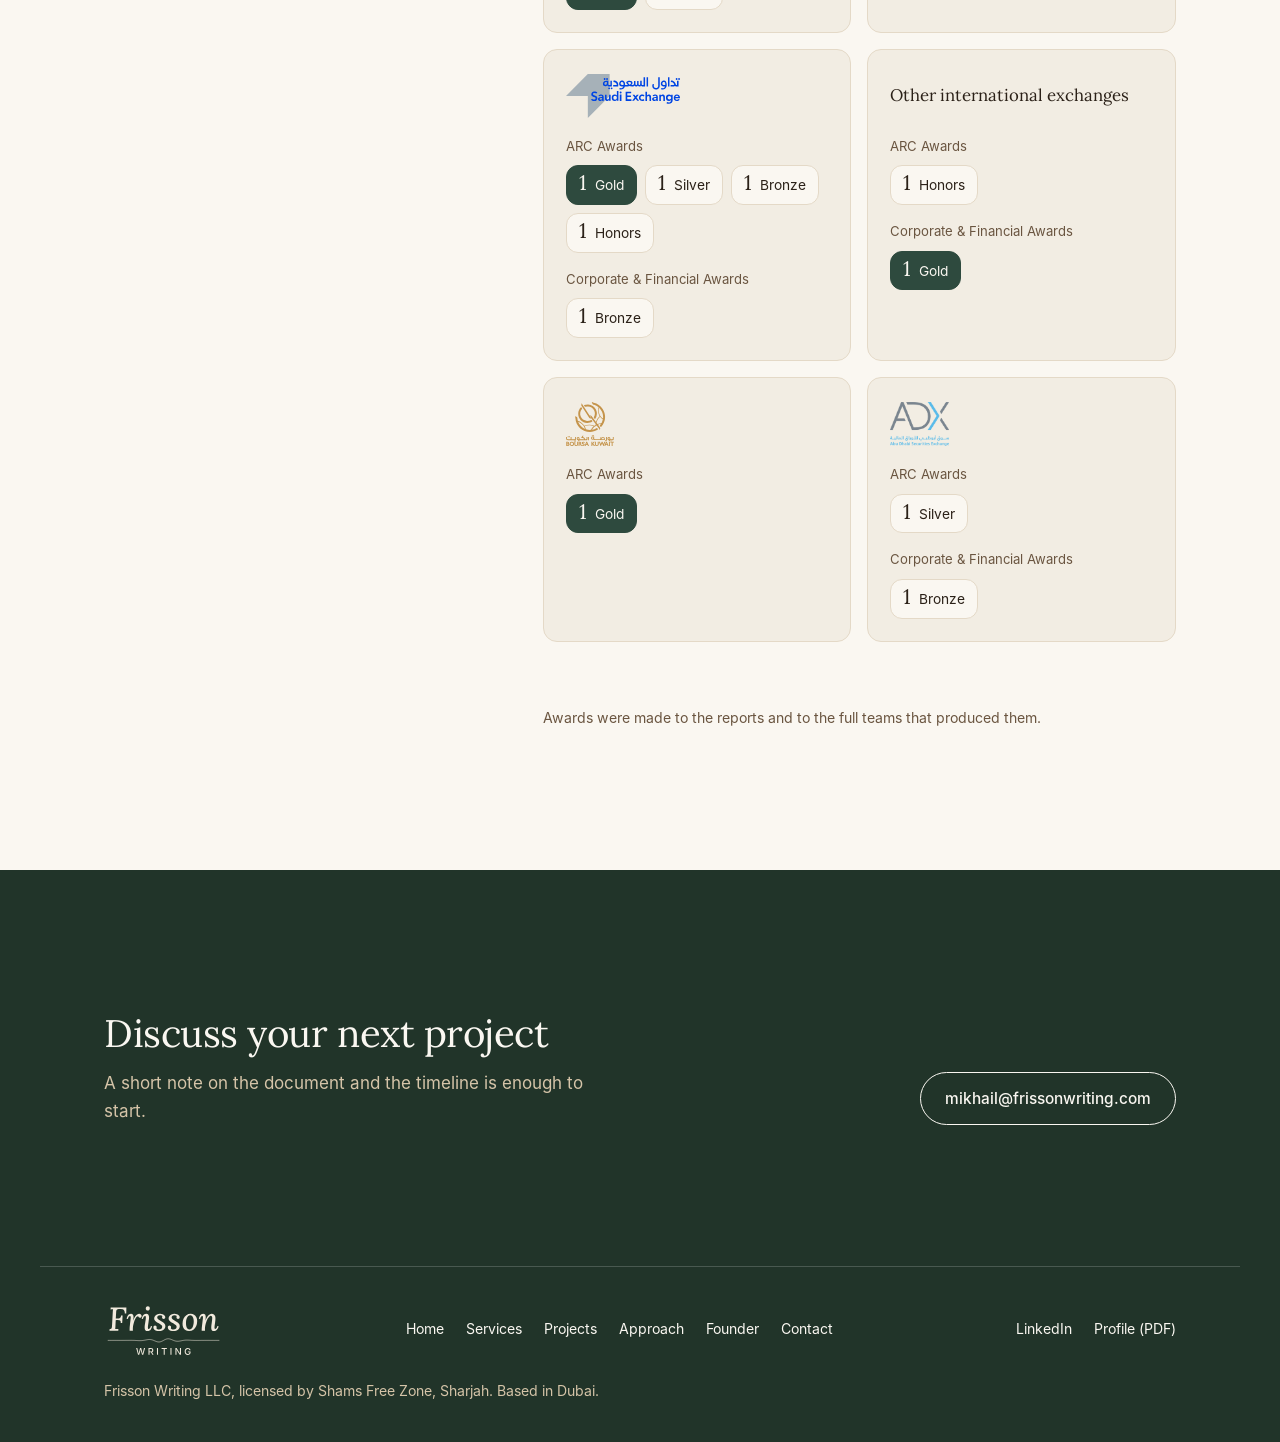
<file: projects.html>
<!doctype html>
<html lang="en">
<head>
<meta charset="utf-8">
<meta name="viewport" content="width=device-width, initial-scale=1">
<title>Projects | Frisson Writing</title>
<meta name="description" content="34 investor-facing reports for 21 listed companies across 9 exchanges and 9 sectors.">
<meta property="og:title" content="Projects | Frisson Writing">
<meta property="og:description" content="34 investor-facing reports for 21 listed companies across 9 exchanges and 9 sectors.">
<meta property="og:type" content="website">
<meta property="og:url" content="https://frissonwriting.com/projects.html">
<meta property="og:image" content="https://frissonwriting.com/assets/share.png">
<meta property="og:image:width" content="1200">
<meta property="og:image:height" content="630">
<meta property="og:image:alt" content="Frisson Writing">
<meta property="og:site_name" content="Frisson Writing">
<meta name="twitter:card" content="summary_large_image">
<meta name="twitter:image" content="https://frissonwriting.com/assets/share.png">
<meta name="theme-color" content="#F3EDE2">
<link rel="icon" href="assets/favicon.svg" type="image/svg+xml">
<link rel="preload" href="assets/fonts/lora.woff" as="font" type="font/woff" crossorigin>
<link rel="stylesheet" href="assets/site.css">
</head>
<body>
<a class="skip" href="#main">Skip to content</a>
<header class="site-head"><div class="wrap">
<a class="brand" href="index.html"><img src="assets/logo.svg" alt="Frisson Writing, home" width="104" height="52"></a>
<button class="menu-btn" type="button" aria-expanded="false" aria-controls="nav">Menu</button>
<nav class="nav" id="nav" aria-label="Main"><a href="index.html">Home</a><a href="services.html">Services</a><a href="projects.html" aria-current="page">Projects</a><a href="approach.html">Approach</a><a href="founder.html">Founder</a><a class="pill" href="contact.html">Contact</a></nav>
</div></header>
<main id="main">
<section class="hero"><div class="wrap" style="grid-template-columns:1fr">
<div><h1>Projects</h1><p class="lede">Investor-facing reports for listed companies across the Gulf and international markets, from first reports after listing to award-winning annual, integrated and sustainability reports.</p></div>
</div></section>

<section class="sec-paper"><div class="wrap">
<dl class="figs">
<div><dt>Reports</dt><dd>34</dd></div>
<div><dt>Listed companies</dt><dd>21</dd></div>
<div><dt>Exchanges</dt><dd>9</dd></div>
<div><dt>Sectors</dt><dd>9</dd></div>
</dl>
</div></section>

<section><div class="wrap split">
<div class="stick"><h2>By company size</h2><p class="intro">Banded by market value around the time of each report.</p></div>
<div><div class="capbar" role="img" aria-label="Reports by company size"><span class="seg large" style="flex:5" title="Large cap"></span><span class="seg mid" style="flex:16" title="Mid cap"></span><span class="seg small" style="flex:12" title="Small cap"></span><span class="seg private" style="flex:1" title="Unlisted"></span></div><ul class="caplegend"><li><span class="dot large"></span><b>5</b> Large cap<small>Above US$10 billion</small></li><li><span class="dot mid"></span><b>16</b> Mid cap<small>US$2 to 10 billion</small></li><li><span class="dot small"></span><b>12</b> Small cap<small>Below US$2 billion</small></li><li><span class="dot private"></span><b>1</b> Unlisted<small>Privately held</small></li></ul></div>
</div></section>

<section class="sec-oat"><div class="wrap">
<div class="sec-head"><div><h2>By industry</h2><p class="intro">Grouped by GICS sector.</p></div></div>
<ul class="inds"><li><svg class="ico" viewBox="0 0 24 24" aria-hidden="true"><path d="M3 15h18l-2.6 4.5H5.6z M6 15V9.5h12V15 M9.5 9.5V6.5h5v3"/></svg><span class="n">8</span><span class="l">Industrials</span></li><li><svg class="ico" viewBox="0 0 24 24" aria-hidden="true"><path d="M12 3c3.6 4.5 6 7.7 6 10.6a6 6 0 0 1-12 0C6 10.7 8.4 7.5 12 3z M9.5 14.5a2.5 2.5 0 0 0 2.5 2.5"/></svg><span class="n">6</span><span class="l">Energy</span></li><li><svg class="ico" viewBox="0 0 24 24" aria-hidden="true"><path d="M7 4h10a3 3 0 0 1 3 3v10a3 3 0 0 1-3 3H7a3 3 0 0 1-3-3V7a3 3 0 0 1 3-3z M12 8.5v7 M8.5 12h7"/></svg><span class="n">5</span><span class="l">Health Care</span></li><li><svg class="ico" viewBox="0 0 24 24" aria-hidden="true"><path d="M9 3.5h6 M10 3.5v6L5.3 17.6A2 2 0 0 0 7 20.5h10a2 2 0 0 0 1.7-2.9L14 9.5v-6 M7.6 14.5h8.8"/></svg><span class="n">5</span><span class="l">Materials</span></li><li><svg class="ico" viewBox="0 0 24 24" aria-hidden="true"><path d="M3.5 9L12 4.5 20.5 9 M5.5 9.5v8 M10 9.5v8 M14 9.5v8 M18.5 9.5v8 M3.5 20h17"/></svg><span class="n">4</span><span class="l">Financials</span></li><li><svg class="ico" viewBox="0 0 24 24" aria-hidden="true"><path d="M13.5 3L5.5 13.5h6L10.5 21l8-10.5h-6z"/></svg><span class="n">2</span><span class="l">Utilities</span></li><li><svg class="ico" viewBox="0 0 24 24" aria-hidden="true"><path d="M5 8h14l-1.2 12H6.2z M9 8V6.5a3 3 0 0 1 6 0V8"/></svg><span class="n">2</span><span class="l">Consumer Staples</span></li><li><svg class="ico" viewBox="0 0 24 24" aria-hidden="true"><path d="M3 4.5h2.5l2.2 10.5h10.4l2-7.5H6.6 M9.5 19.5a1.2 1.2 0 1 0 0-.01 M16.5 19.5a1.2 1.2 0 1 0 0-.01"/></svg><span class="n">1</span><span class="l">Consumer Discretionary</span></li><li><svg class="ico" viewBox="0 0 24 24" aria-hidden="true"><path d="M12 11v10 M9 21h6 M8.6 7.6a4.8 4.8 0 0 0 0 6.8 M15.4 7.6a4.8 4.8 0 0 1 0 6.8 M5.8 4.8a8.8 8.8 0 0 0 0 12.4 M18.2 4.8a8.8 8.8 0 0 1 0 12.4 M12 11.2a.9.9 0 1 0 0-1.8.9.9 0 0 0 0 1.8z"/></svg><span class="n">1</span><span class="l">Communication Services</span></li></ul>
</div></section>

<section><div class="wrap">
<div class="sec-head"><div><h2>By exchange</h2><p class="intro">Two of the companies were dual-listed and one was privately held.</p></div></div>
<ul class="exch"><li><div class="logo"><img src="assets/exchanges/tadawul.svg" alt="Saudi Exchange" loading="lazy"></div><span class="meta"><b>12</b> reports<br>Saudi Arabia</span></li><li><div class="logo"><img src="assets/exchanges/dfm.svg" alt="Dubai Financial Market" loading="lazy"></div><span class="meta"><b>6</b> reports<br>UAE</span></li><li><div class="logo"><img src="assets/exchanges/adx.png" alt="Abu Dhabi Securities Exchange" loading="lazy"></div><span class="meta"><b>5</b> reports<br>UAE</span></li><li><div class="logo"><img src="assets/exchanges/moex.svg" alt="Moscow Exchange" loading="lazy"></div><span class="meta"><b>4</b> reports<br>Russia</span></li><li><div class="logo"><img src="assets/exchanges/boursa.svg" alt="Boursa Kuwait" loading="lazy"></div><span class="meta"><b>3</b> reports<br>Kuwait</span></li><li><div class="logo"><img src="assets/exchanges/msx.png" alt="Muscat Stock Exchange" loading="lazy"></div><span class="meta"><b>1</b> report<br>Oman</span></li><li><div class="logo"><img src="assets/exchanges/qse.svg" alt="Qatar Stock Exchange" loading="lazy"></div><span class="meta"><b>1</b> report<br>Qatar</span></li><li><div class="logo"><span class="xword">Other international exchanges</span></div><span class="meta"><b>2</b> reports<br>International</span></li></ul>
</div></section>

<section class="sec-paper" id="awards"><div class="wrap split">
<div class="stick"><h2>Award highlights</h2><p class="intro">Awards won by reports in the portfolio, grouped by the exchange where each company is listed.</p></div>
<div><div class="agrid"><article class="acard"><h3 class="sr">Dubai Financial Market</h3><div class="alogo"><img src="assets/exchanges/dfm.svg" alt="Dubai Financial Market" loading="lazy"></div><div class="arow"><p>ARC Awards</p><ul class="chips"><li class="lv-grand"><b>1</b>Grand Award</li><li class="lv-gold"><b>1</b>Gold</li><li class="lv-silver"><b>1</b>Silver</li></ul></div><div class="arow"><p>Corporate &amp; Financial Awards</p><ul class="chips"><li class="lv-gold"><b>1</b>Gold</li><li class="lv-silver"><b>1</b>Silver</li></ul></div></article><article class="acard"><h3 class="sr">Muscat Stock Exchange</h3><div class="alogo"><img src="assets/exchanges/msx.png" alt="Muscat Stock Exchange" loading="lazy"></div><div class="arow"><p>ARC Awards</p><ul class="chips"><li class="lv-grand"><b>1</b>Grand Award</li><li class="lv-gold"><b>1</b>Gold</li></ul></div></article><article class="acard"><h3 class="sr">Saudi Exchange</h3><div class="alogo"><img src="assets/exchanges/tadawul.svg" alt="Saudi Exchange" loading="lazy"></div><div class="arow"><p>ARC Awards</p><ul class="chips"><li class="lv-gold"><b>1</b>Gold</li><li class="lv-silver"><b>1</b>Silver</li><li class="lv-bronze"><b>1</b>Bronze</li><li class="lv-honors"><b>1</b>Honors</li></ul></div><div class="arow"><p>Corporate &amp; Financial Awards</p><ul class="chips"><li class="lv-bronze"><b>1</b>Bronze</li></ul></div></article><article class="acard"><h3 class="sr">Other international exchanges</h3><div class="alogo"><span class="xword">Other international exchanges</span></div><div class="arow"><p>ARC Awards</p><ul class="chips"><li class="lv-honors"><b>1</b>Honors</li></ul></div><div class="arow"><p>Corporate &amp; Financial Awards</p><ul class="chips"><li class="lv-gold"><b>1</b>Gold</li></ul></div></article><article class="acard"><h3 class="sr">Boursa Kuwait</h3><div class="alogo"><img src="assets/exchanges/boursa.svg" alt="Boursa Kuwait" loading="lazy"></div><div class="arow"><p>ARC Awards</p><ul class="chips"><li class="lv-gold"><b>1</b>Gold</li></ul></div></article><article class="acard"><h3 class="sr">Abu Dhabi Securities Exchange</h3><div class="alogo"><img src="assets/exchanges/adx.png" alt="Abu Dhabi Securities Exchange" loading="lazy"></div><div class="arow"><p>ARC Awards</p><ul class="chips"><li class="lv-silver"><b>1</b>Silver</li></ul></div><div class="arow"><p>Corporate &amp; Financial Awards</p><ul class="chips"><li class="lv-bronze"><b>1</b>Bronze</li></ul></div></article></div>
<p class="disclaimer">Awards were made to the reports and to the full teams that produced them.</p></div>
</div></section>
<section class="cta"><div class="wrap">
<div><h2>Discuss your next project</h2><p>A short note on the document and the timeline is enough to start.</p></div>
<a class="btn" href="mailto:mikhail@frissonwriting.com">mikhail@frissonwriting.com</a>
</div></section>
</main>
<footer class="site-foot"><div class="wrap">
<img src="assets/logo-light.svg" alt="Frisson Writing" width="180" height="60">
<nav aria-label="Footer"><a href="index.html">Home</a><a href="services.html">Services</a><a href="projects.html">Projects</a><a href="approach.html">Approach</a><a href="founder.html">Founder</a><a href="contact.html">Contact</a></nav>
<span class="foot-links"><a href="https://www.linkedin.com/in/mikhail-seleznev-279470176" target="_blank" rel="noopener">LinkedIn</a><a href="assets/frisson-writing-profile.pdf" download>Profile (PDF)</a></span>
<span>Frisson Writing LLC, licensed by Shams Free Zone, Sharjah. Based in Dubai.</span>
</div></footer>
<script>
(function () {
  var h = document.querySelector('.site-head'), b = document.querySelector('.menu-btn'), n = document.getElementById('nav');
  var on = function () { h.classList.toggle('scrolled', window.scrollY > 8); }; on(); window.addEventListener('scroll', on, { passive: true });
  b.addEventListener('click', function () { var o = n.classList.toggle('open'); b.setAttribute('aria-expanded', o); b.textContent = o ? 'Close' : 'Menu'; });
})();
</script>

</body>
</html>
</file>
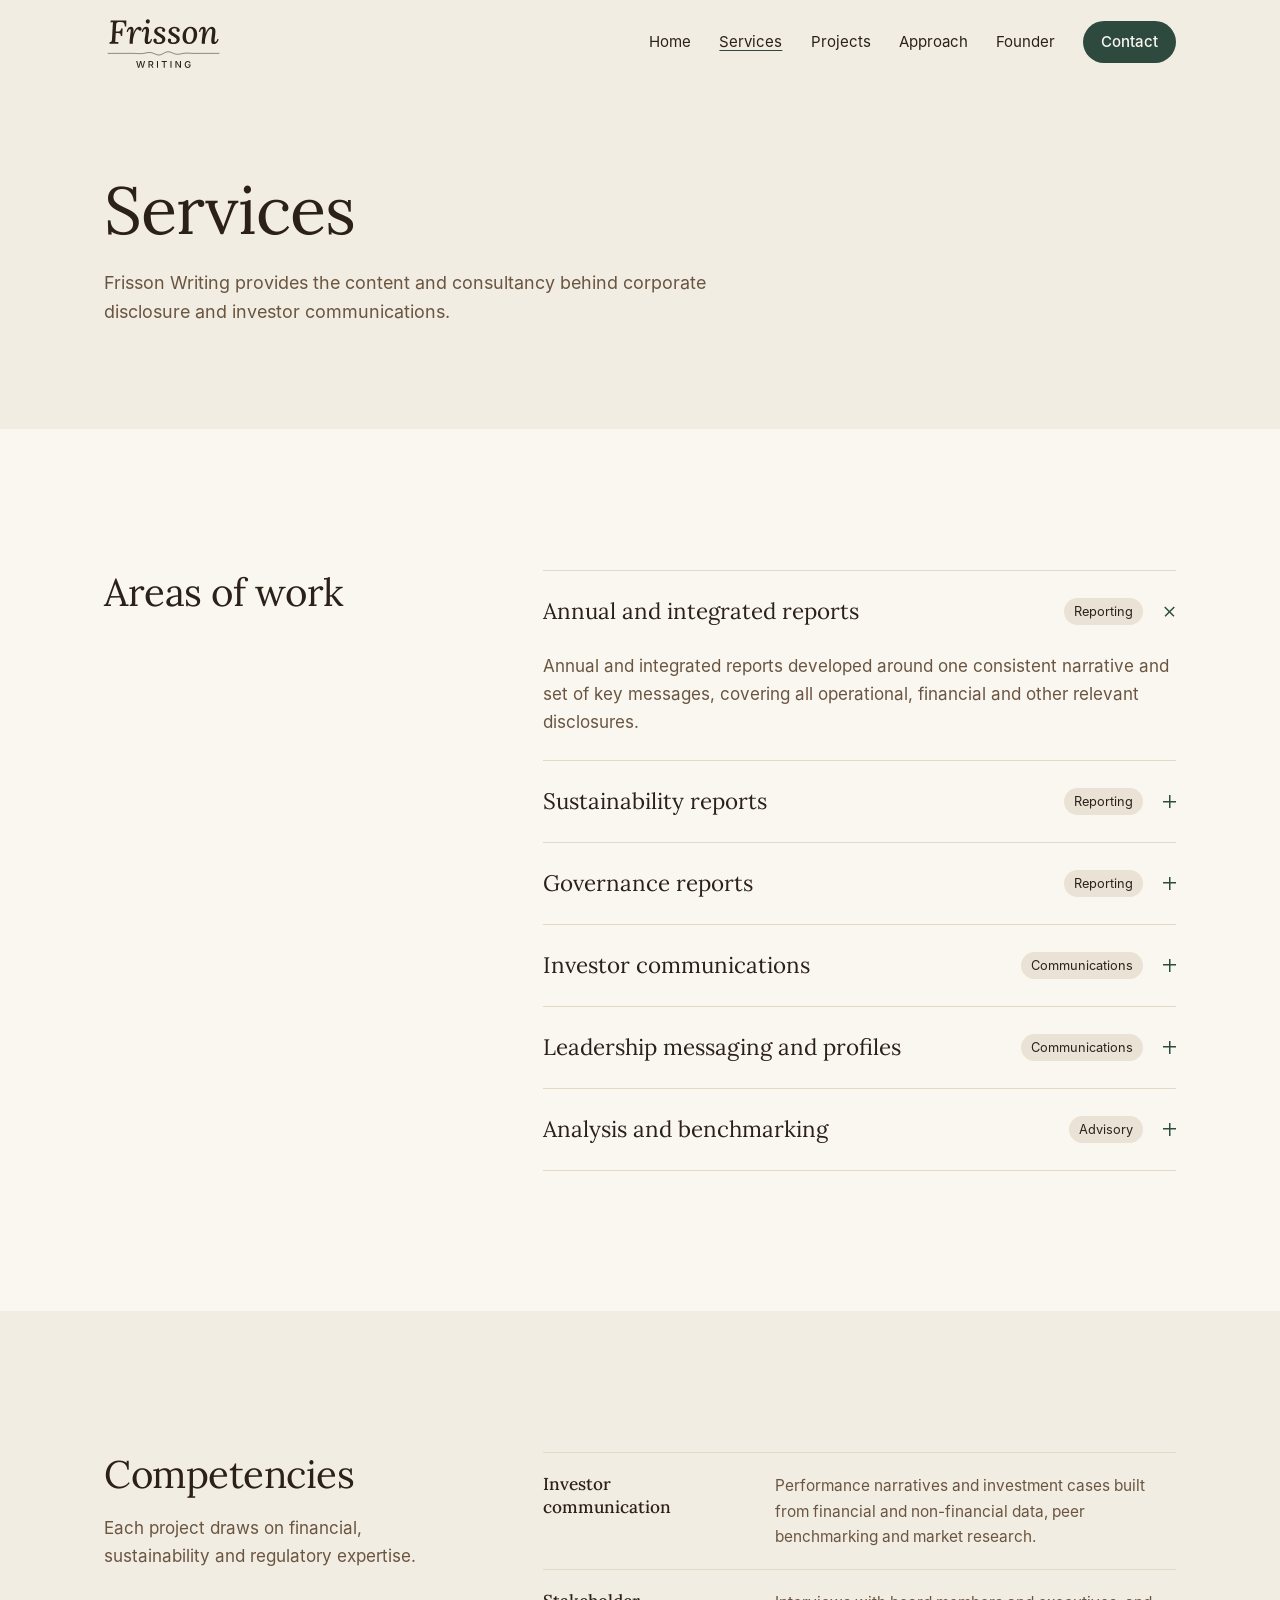
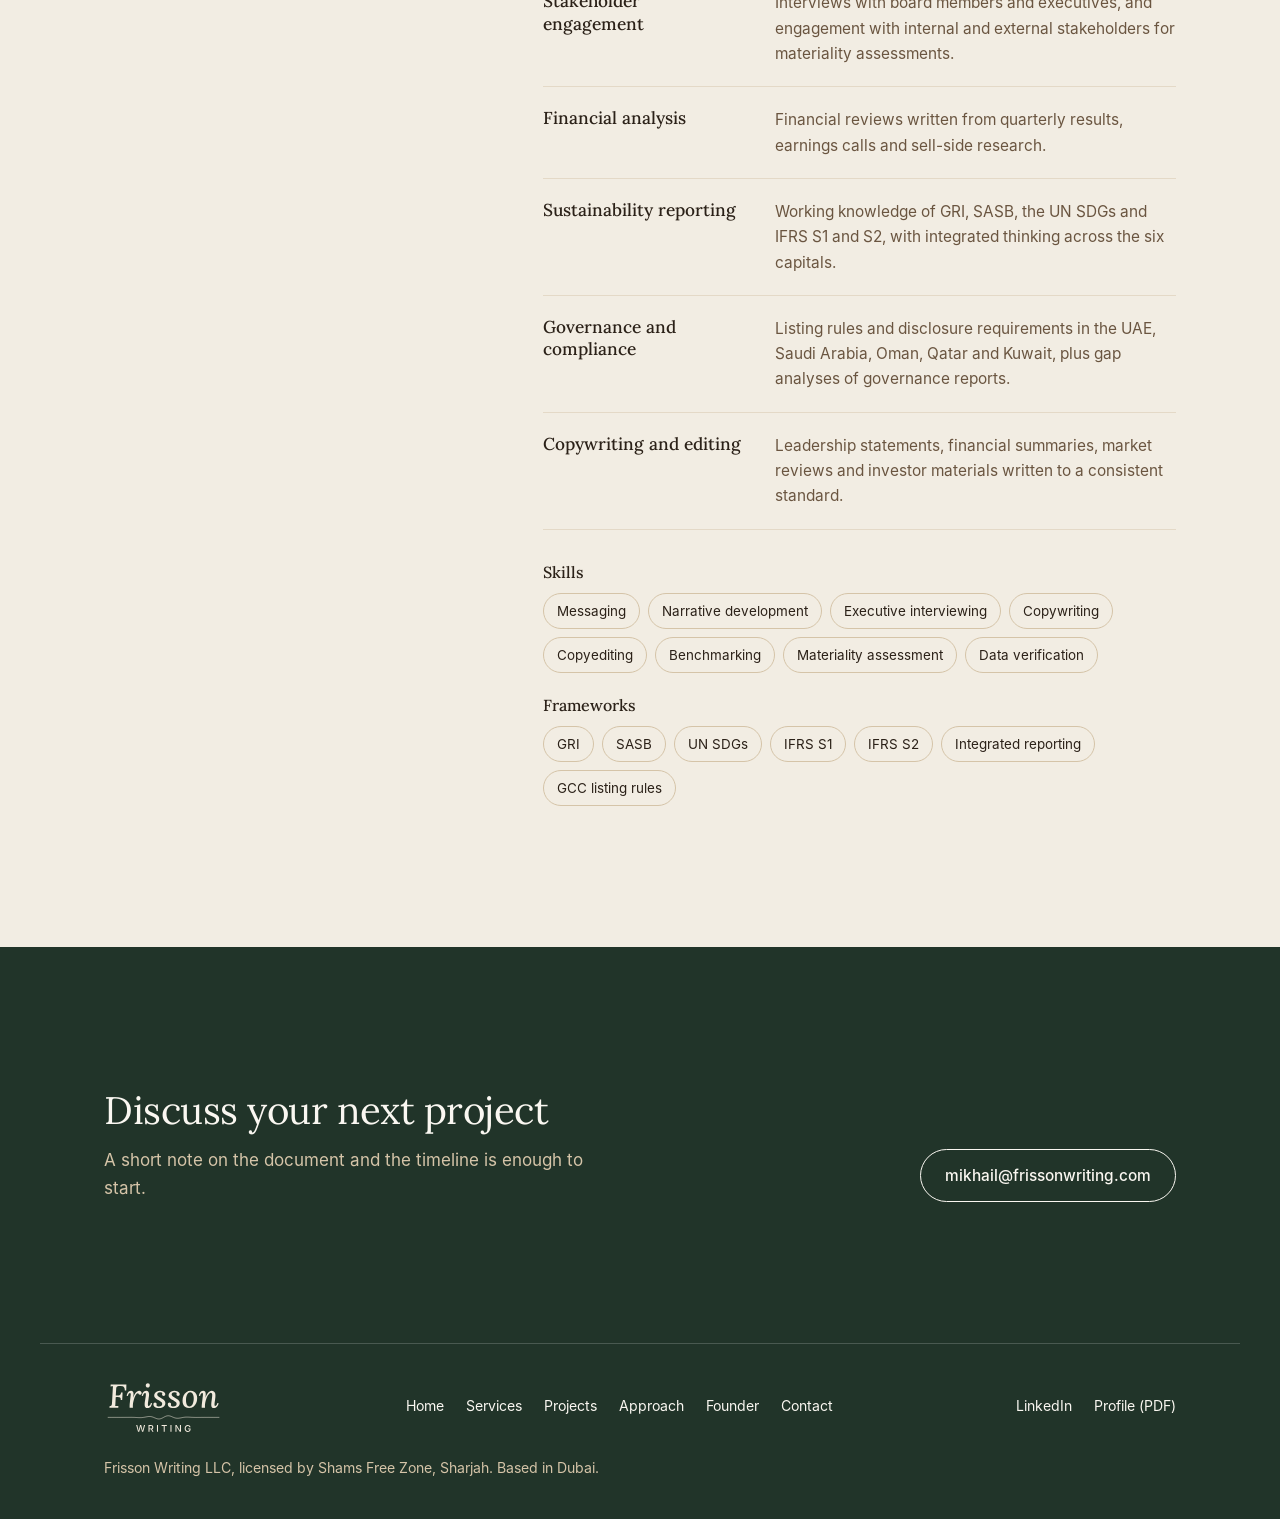
<file: services.html>
<!doctype html>
<html lang="en">
<head>
<meta charset="utf-8">
<meta name="viewport" content="width=device-width, initial-scale=1">
<title>Services | Frisson Writing</title>
<meta name="description" content="Annual, integrated, sustainability and governance reports, investor communications, corporate profiles, leadership messaging and benchmarking.">
<meta property="og:title" content="Services | Frisson Writing">
<meta property="og:description" content="Annual, integrated, sustainability and governance reports, investor communications, corporate profiles, leadership messaging and benchmarking.">
<meta property="og:type" content="website">
<meta property="og:url" content="https://frissonwriting.com/services.html">
<meta property="og:image" content="https://frissonwriting.com/assets/share.png">
<meta property="og:image:width" content="1200">
<meta property="og:image:height" content="630">
<meta property="og:image:alt" content="Frisson Writing">
<meta property="og:site_name" content="Frisson Writing">
<meta name="twitter:card" content="summary_large_image">
<meta name="twitter:image" content="https://frissonwriting.com/assets/share.png">
<meta name="theme-color" content="#F3EDE2">
<link rel="icon" href="assets/favicon.svg" type="image/svg+xml">
<link rel="preload" href="assets/fonts/lora.woff" as="font" type="font/woff" crossorigin>
<link rel="stylesheet" href="assets/site.css">
</head>
<body>
<a class="skip" href="#main">Skip to content</a>
<header class="site-head"><div class="wrap">
<a class="brand" href="index.html"><img src="assets/logo.svg" alt="Frisson Writing, home" width="104" height="52"></a>
<button class="menu-btn" type="button" aria-expanded="false" aria-controls="nav">Menu</button>
<nav class="nav" id="nav" aria-label="Main"><a href="index.html">Home</a><a href="services.html" aria-current="page">Services</a><a href="projects.html">Projects</a><a href="approach.html">Approach</a><a href="founder.html">Founder</a><a class="pill" href="contact.html">Contact</a></nav>
</div></header>
<main id="main">
<section class="hero"><div class="wrap" style="grid-template-columns:1fr">
<div><h1>Services</h1><p class="lede">Frisson Writing provides the content and consultancy behind corporate disclosure and investor communications.</p></div>
</div></section>

<section class="sec-paper"><div class="wrap split">
<div class="stick"><h2>Areas of work</h2></div>
<div class="acc"><details open><summary>Annual and integrated reports<span class="tag">Reporting</span></summary><div class="body"><p>Annual and integrated reports developed around one consistent narrative and set of key messages, covering all operational, financial and other relevant disclosures.</p></div></details><details><summary>Sustainability reports<span class="tag">Reporting</span></summary><div class="body"><p>Sustainability reports developed in line with ESG rating requirements, disclosure rules and international frameworks such as GRI, SASB, the UN SDGs and IFRS S1 and S2.</p></div></details><details><summary>Governance reports<span class="tag">Reporting</span></summary><div class="body"><p>Governance reports aligned with local listing rules as well as regional and international best practice.</p></div></details><details><summary>Investor communications<span class="tag">Communications</span></summary><div class="body"><p>Presentations, equity story development and FAQs that keep the company&#x27;s message to the market consistent.</p></div></details><details><summary>Leadership messaging and profiles<span class="tag">Communications</span></summary><div class="body"><p>Statements and key messages for the chairman, CEO, CFO and other C-suite leaders, plus company profiles, drafted from interviews with leadership.</p></div></details><details><summary>Analysis and benchmarking<span class="tag">Advisory</span></summary><div class="body"><p>Messaging proposals, gap analyses, peer reviews, materiality assessments and data verification ahead of public disclosure.</p></div></details></div>
</div></section>

<section id="competencies"><div class="wrap split">
<div class="stick"><h2>Competencies</h2><p class="intro">Each project draws on financial, sustainability and regulatory expertise.</p></div>
<div>
<ul class="list"><li><h3>Investor communication</h3><p>Performance narratives and investment cases built from financial and non-financial data, peer benchmarking and market research.</p></li><li><h3>Stakeholder engagement</h3><p>Interviews with board members and executives, and engagement with internal and external stakeholders for materiality assessments.</p></li><li><h3>Financial analysis</h3><p>Financial reviews written from quarterly results, earnings calls and sell-side research.</p></li><li><h3>Sustainability reporting</h3><p>Working knowledge of GRI, SASB, the UN SDGs and IFRS S1 and S2, with integrated thinking across the six capitals.</p></li><li><h3>Governance and compliance</h3><p>Listing rules and disclosure requirements in the UAE, Saudi Arabia, Oman, Qatar and Kuwait, plus gap analyses of governance reports.</p></li><li><h3>Copywriting and editing</h3><p>Leadership statements, financial summaries, market reviews and investor materials written to a consistent standard.</p></li></ul>
<div class="taggroups">
<div><h3>Skills</h3><ul class="tags"><li>Messaging</li><li>Narrative development</li><li>Executive interviewing</li><li>Copywriting</li><li>Copyediting</li><li>Benchmarking</li><li>Materiality assessment</li><li>Data verification</li></ul></div>
<div><h3>Frameworks</h3><ul class="tags"><li>GRI</li><li>SASB</li><li>UN SDGs</li><li>IFRS S1</li><li>IFRS S2</li><li>Integrated reporting</li><li>GCC listing rules</li></ul></div>
</div></div>
</div>
</div></section>
<section class="cta"><div class="wrap">
<div><h2>Discuss your next project</h2><p>A short note on the document and the timeline is enough to start.</p></div>
<a class="btn" href="mailto:mikhail@frissonwriting.com">mikhail@frissonwriting.com</a>
</div></section>
</main>
<footer class="site-foot"><div class="wrap">
<img src="assets/logo-light.svg" alt="Frisson Writing" width="180" height="60">
<nav aria-label="Footer"><a href="index.html">Home</a><a href="services.html">Services</a><a href="projects.html">Projects</a><a href="approach.html">Approach</a><a href="founder.html">Founder</a><a href="contact.html">Contact</a></nav>
<span class="foot-links"><a href="https://www.linkedin.com/in/mikhail-seleznev-279470176" target="_blank" rel="noopener">LinkedIn</a><a href="assets/frisson-writing-profile.pdf" download>Profile (PDF)</a></span>
<span>Frisson Writing LLC, licensed by Shams Free Zone, Sharjah. Based in Dubai.</span>
</div></footer>
<script>
(function () {
  var h = document.querySelector('.site-head'), b = document.querySelector('.menu-btn'), n = document.getElementById('nav');
  var on = function () { h.classList.toggle('scrolled', window.scrollY > 8); }; on(); window.addEventListener('scroll', on, { passive: true });
  b.addEventListener('click', function () { var o = n.classList.toggle('open'); b.setAttribute('aria-expanded', o); b.textContent = o ? 'Close' : 'Menu'; });
})();
</script>

</body>
</html>
</file>
<file: assets/site.css>
/* Frisson Writing. Beige scale, Lora and Inter. */
@font-face { font-family: "Lora"; src: url("fonts/lora.woff") format("woff"); font-weight: 400 700; font-style: normal; font-display: swap; }
@font-face { font-family: "Lora"; src: url("fonts/lora-italic.woff") format("woff"); font-weight: 400 700; font-style: italic; font-display: swap; }
@font-face { font-family: "Inter"; src: url("fonts/inter-Regular.woff") format("woff"); font-weight: 400; font-display: swap; }
@font-face { font-family: "Inter"; src: url("fonts/inter-Medium.woff") format("woff"); font-weight: 500; font-display: swap; }

:root {
  --accent: #2E4A3E;
  --accent-deep: #213429;
  --accent-mid: #8C9A8F;
  --tint: #EAE2D4;
  --tint-2: #FAF7F1;
  --line: #E4D9C7;
  --linen: #F2EDE3;
  --paper: #FAF7F1;
  --oat: #E8DECD;
  --sand: #D5C4A8;
  --camel: #A88C66;
  --bark: #6A5540;
  --espresso: #2B2118;
  --serif: "Lora", Georgia, "Times New Roman", serif;
  --sans: "Inter", "Helvetica Neue", Arial, sans-serif;
  --gutter: clamp(20px, 5vw, 64px);
  --max: 1200px;
  --radius: 14px;
}

* { box-sizing: border-box; }
html { -webkit-text-size-adjust: 100%; scroll-behavior: smooth; scroll-padding-top: 90px; }
body { margin: 0; background: var(--linen); color: var(--espresso); font-family: var(--sans); font-size: 17px; line-height: 1.65; -webkit-font-smoothing: antialiased; }
img { display: block; max-width: 100%; }
a { color: inherit; text-decoration-thickness: 1px; text-underline-offset: 0.22em; }
:focus-visible { outline: 2px solid var(--espresso); outline-offset: 3px; border-radius: 4px; }
h1, h2, h3, p, ul, ol, figure, dl, dd { margin: 0; }
ul, ol { padding: 0; list-style: none; }
.wrap { max-width: var(--max); margin: 0 auto; padding: 0 var(--gutter); }
.skip { position: absolute; left: -999px; top: 8px; background: var(--espresso); color: var(--linen); padding: 8px 14px; border-radius: 8px; z-index: 20; }
.skip:focus { left: 8px; }

/* Type */
h1, h2 { font-family: var(--serif); font-weight: 400; letter-spacing: -0.012em; text-wrap: balance; }
h1 { font-size: clamp(2.4rem, 5.2vw, 4.25rem); line-height: 1.06; }
h2 { font-size: clamp(1.75rem, 3vw, 2.5rem); line-height: 1.15; }
h3 { font-family: var(--serif); font-weight: 500; font-size: 1.2rem; line-height: 1.3; }
.lede { font-size: clamp(1.06rem, 1.4vw, 1.2rem); line-height: 1.6; color: var(--bark); max-width: 36em; }
.muted { color: var(--bark); }
.intro { margin-top: 18px; color: var(--bark); max-width: 34em; }

/* Header */
.site-head { position: sticky; top: 0; z-index: 10; background: color-mix(in srgb, var(--linen) 88%, transparent); backdrop-filter: blur(10px); -webkit-backdrop-filter: blur(10px); border-bottom: 1px solid transparent; transition: border-color .2s; }
.site-head.scrolled { border-bottom-color: var(--sand); }
.site-head .wrap { display: flex; align-items: center; justify-content: space-between; gap: 24px; height: 84px; }
.brand-text { display: inline-flex; align-items: baseline; gap: 9px; text-decoration: none; }
.brand-text .bf { font-family: var(--serif); font-style: italic; font-weight: 500; font-size: 1.65rem; line-height: 1; }
.brand-text .bw { font-size: 0.86rem; font-weight: 500; letter-spacing: 0.24em; text-transform: uppercase; color: var(--bark); }
.sr { position: absolute; width: 1px; height: 1px; overflow: hidden; clip: rect(0 0 0 0); white-space: nowrap; }
.nav { display: flex; align-items: center; gap: clamp(14px, 2.2vw, 30px); font-size: 0.94rem; }
.nav a { text-decoration: none; padding: 6px 0; }
.nav a.pill { padding: 9px 18px; }
.nav a:not(.pill):hover { color: var(--bark); }
.nav a[aria-current="page"]:not(.pill) { text-decoration: underline; text-decoration-color: var(--camel); }
.pill { display: inline-block; padding: 9px 18px; border-radius: 999px; background: var(--espresso); color: var(--paper); font-weight: 500; text-decoration: none; transition: background .2s; }
.pill:hover { background: var(--bark); }
.menu-btn { display: none; font: inherit; font-size: 0.94rem; background: none; border: 1px solid var(--camel); color: inherit; border-radius: 999px; padding: 7px 16px; cursor: pointer; }

/* Buttons */
.btn { display: inline-flex; align-items: center; gap: 8px; font-size: 0.96rem; font-weight: 500; text-decoration: none; padding: 13px 24px; border-radius: 999px; border: 1px solid var(--espresso); transition: background .2s, color .2s, border-color .2s; }
.btn.solid { background: var(--espresso); color: var(--paper); }
.btn.solid:hover { background: var(--bark); border-color: var(--bark); }
.btn.ghost:hover { background: var(--espresso); color: var(--paper); }
.actions { display: flex; flex-wrap: wrap; gap: 12px; margin-top: 32px; }
.more { font-weight: 500; font-size: 0.95rem; white-space: nowrap; }

/* Sections */
section { padding: clamp(80px, 11vw, 148px) 0; }
.sec-paper { background: var(--paper); }
.sec-oat { background: var(--oat); }
.sec-head { display: flex; justify-content: space-between; align-items: end; gap: 16px 32px; flex-wrap: wrap; margin-bottom: clamp(28px, 4vw, 48px); }

/* Hero */
.hero { padding: clamp(48px, 7vw, 96px) 0 clamp(56px, 8vw, 104px); }
.hero .wrap { display: grid; grid-template-columns: 1.1fr 0.9fr; gap: clamp(32px, 6vw, 80px); align-items: center; }
.hero .lede { margin-top: 24px; }
/* Recognition strip */
.recog { padding: 28px 0; border-top: 1px solid var(--sand); border-bottom: 1px solid var(--sand); }
.recog .wrap { display: flex; flex-wrap: wrap; align-items: center; gap: 14px 40px; }
.recog p { font-size: 0.9rem; color: var(--bark); }
.recog ul { display: flex; flex-wrap: wrap; gap: 10px 32px; }
.recog li { font-family: var(--serif); font-size: 1.02rem; }
.recog li span { font-family: var(--sans); font-size: 0.84rem; color: var(--bark); margin-left: 6px; }

/* Rail */
.car-track { display: grid; grid-auto-flow: column; grid-auto-columns: clamp(220px, 24vw, 280px); gap: 28px; overflow-x: auto; padding-bottom: 16px; }
.carousel.js .car-track { grid-auto-flow: row dense; grid-template-columns: repeat(var(--cols), minmax(0, 1fr)); overflow: visible; align-items: start; gap: 28px clamp(20px, 2.6vw, 36px); padding-bottom: 0; }
.carousel.js .car-track > [hidden] { display: none; }
.carousel.js.one .card.is-wide { grid-column: auto; }
.carousel.js.one .card.is-wide .slot { aspect-ratio: auto; }
.car-track.fade { animation: carfade .45s ease; }
@keyframes carfade { from { opacity: 0; transform: translateX(12px); } to { opacity: 1; transform: none; } }
.car-nav { display: flex; align-items: center; justify-content: center; gap: 18px; margin-top: 36px; }
.car-nav[hidden] { display: none; }
.car-btn { width: 48px; height: 48px; border-radius: 50%; border: 1px solid var(--espresso); background: transparent; color: var(--espresso); display: grid; place-items: center; cursor: pointer; transition: background .2s, color .2s, opacity .2s; }
.car-btn svg { width: 18px; height: 18px; fill: none; stroke: currentColor; stroke-width: 1.6; stroke-linecap: round; stroke-linejoin: round; }
.car-btn:hover:not(:disabled) { background: var(--espresso); color: var(--paper); }
.car-btn:disabled { opacity: .3; cursor: default; }
.car-count { font-size: 0.9rem; color: var(--bark); min-width: 3.5em; text-align: center; font-variant-numeric: tabular-nums; }
@media (prefers-reduced-motion: reduce) { .car-track.fade { animation: none; } }

/* Project card */
.card { display: block; position: relative; text-decoration: none; }
.card .frame, .card .slot .frame { transition: transform .3s ease, box-shadow .3s ease; box-shadow: 0 1px 0 rgba(43,33,24,.06); }
a.card:hover .frame { transform: translateY(-4px); box-shadow: 0 20px 34px -20px rgba(43,33,24,.5); }
.card h3 { margin-top: 16px; font-size: 1.08rem; }
.card .sub { font-size: 0.88rem; color: var(--bark); margin-top: 2px; line-height: 1.5; }
.card .role { font-size: 0.86rem; margin-top: 8px; line-height: 1.5; }
.card .link { display: inline-block; font-size: 0.86rem; font-weight: 500; margin-top: 8px; text-decoration: underline; text-decoration-color: var(--camel); }
.awards { display: flex; flex-direction: column; gap: 6px; margin-top: 12px; }
.award { display: inline-flex; align-self: flex-start; align-items: center; gap: 7px; font-size: 0.78rem; line-height: 1.3; padding: 5px 11px 5px 9px; border-radius: 999px; background: var(--espresso); color: var(--paper); }
.award::before { content: ""; width: 7px; height: 7px; border-radius: 50%; background: var(--sand); flex: none; }
.award.short { background: transparent; color: var(--espresso); border: 1px solid var(--camel); }
.award.short::before { background: var(--camel); }

/* Grid */
.grid { grid-auto-flow: dense; display: grid; grid-template-columns: repeat(auto-fill, minmax(210px, 1fr)); gap: clamp(32px, 4vw, 52px) clamp(20px, 2.6vw, 36px); }
.grid article[hidden] { display: none; }
.filters { display: flex; flex-wrap: wrap; gap: 8px; margin-bottom: 40px; }
.filters button { font: inherit; font-size: 0.9rem; color: inherit; background: var(--paper); padding: 8px 18px; border: 1px solid var(--sand); border-radius: 999px; cursor: pointer; }
.filters button:hover { border-color: var(--camel); }
.filters button[aria-pressed="true"] { background: var(--espresso); border-color: var(--espresso); color: var(--paper); }
.disclaimer { margin-top: 64px; font-size: 0.88rem; color: var(--bark); max-width: 46em; }

/* Split with sticky heading */
.split { display: grid; grid-template-columns: 4fr 7fr; gap: clamp(32px, 6vw, 96px); align-items: start; }
.split > .stick { position: sticky; top: 112px; }

/* Accordion */
.acc { border-top: 1px solid var(--sand); }
.acc details { border-bottom: 1px solid var(--sand); }
.acc summary { list-style: none; cursor: pointer; display: flex; justify-content: space-between; align-items: center; gap: 20px; padding: 22px 0; font-family: var(--serif); font-size: clamp(1.15rem, 1.8vw, 1.4rem); }
.acc summary::-webkit-details-marker { display: none; }
.acc summary::after { content: ""; flex: none; width: 13px; height: 13px; background: linear-gradient(var(--espresso), var(--espresso)) center/100% 1.5px no-repeat, linear-gradient(var(--espresso), var(--espresso)) center/1.5px 100% no-repeat; transition: transform .25s; }
.acc details[open] summary::after { transform: rotate(45deg); }
.acc summary .tag { margin-left: auto; font-family: var(--sans); font-size: 0.8rem; color: var(--bark); }
.acc .body { padding: 0 0 24px; color: var(--bark); max-width: 40em; }
.acc .body p + p { margin-top: 10px; }

/* Plain list */
.list { border-top: 1px solid var(--sand); }
.list li { display: grid; grid-template-columns: minmax(150px, 1fr) 2fr; gap: 8px 32px; padding: 20px 0; border-bottom: 1px solid var(--sand); }
.list li h3 { font-size: 1.08rem; }
.list li p { color: var(--bark); font-size: 0.96rem; }
.tags { display: flex; flex-wrap: wrap; gap: 8px; margin-top: 28px; }
.tags li { font-size: 0.84rem; padding: 6px 13px; border: 1px solid var(--camel); border-radius: 999px; }

/* Timeline */
.timeline { position: relative; counter-reset: s; }
.timeline::before { content: ""; position: absolute; left: 15px; top: 8px; bottom: 8px; width: 1px; background: var(--camel); }
.timeline li { position: relative; padding: 0 0 36px 60px; counter-increment: s; }
.timeline li:last-child { padding-bottom: 0; }
.timeline li::before { content: counter(s); position: absolute; left: 0; top: -2px; width: 31px; height: 31px; border-radius: 50%; background: var(--linen); border: 1px solid var(--camel); display: grid; place-items: center; font-size: 0.8rem; font-weight: 500; }
.sec-paper .timeline li::before { background: var(--paper); }
.timeline h3 { margin-bottom: 4px; }
.timeline p { color: var(--bark); font-size: 0.97rem; max-width: 36em; }

/* Examples */
.examples { display: grid; grid-template-columns: repeat(3, 1fr); gap: 20px; }
.examples li { background: var(--paper); border-radius: var(--radius); padding: 28px; display: flex; flex-direction: column; gap: 12px; }
.examples .when { align-self: flex-start; font-size: 0.8rem; font-weight: 500; padding: 4px 11px; border-radius: 999px; background: var(--oat); }
.examples p { color: var(--bark); font-size: 0.95rem; }

/* Founder */
.founder, .hero .wrap.founder { display: grid; grid-template-columns: minmax(0, 380px) 1fr; gap: clamp(32px, 6vw, 88px); align-items: center; }
.portrait { border-radius: var(--radius); overflow: hidden; aspect-ratio: 1 / 1; background: var(--sand); }
.portrait img { width: 100%; height: 100%; object-fit: cover; }
.portrait + figcaption { font-size: 0.84rem; color: var(--bark); margin-top: 10px; }
.bio p { font-size: 1.05rem; max-width: 34em; }
.bio p + p { margin-top: 14px; }
.bio h2 { margin-bottom: 22px; }
.facts { display: grid; grid-template-columns: 1fr 1fr; gap: 0 40px; margin-top: 32px; }
.facts div { padding: 14px 0; border-top: 1px solid var(--sand); }
.facts dt { font-weight: 500; font-size: 0.96rem; }
.facts dd { color: var(--bark); font-size: 0.9rem; }

/* CTA */
.cta { background: var(--espresso); color: var(--paper); }
.cta .wrap { display: flex; justify-content: space-between; align-items: end; gap: 28px 48px; flex-wrap: wrap; }
.cta p { color: var(--sand); margin-top: 14px; max-width: 30em; }
.cta .btn { border-color: var(--paper); color: var(--paper); }
.cta .btn:hover { background: var(--paper); color: var(--espresso); }
.mail { font-family: var(--serif); font-size: clamp(1.4rem, 4vw, 3rem); line-height: 1.2; overflow-wrap: anywhere; text-decoration-color: var(--camel); }

/* Contact */
.contact-list { margin-top: 48px; display: grid; grid-template-columns: repeat(3, 1fr); gap: 24px 40px; }
.contact-list div { border-top: 1px solid var(--sand); padding-top: 16px; }
.contact-list dt { font-weight: 500; }
.contact-list dd { color: var(--bark); font-size: 0.95rem; margin-top: 4px; }

/* Footer */
.site-foot { background: var(--espresso); color: var(--sand); font-size: 0.88rem; padding: 0 0 40px; }
.site-foot .wrap { border-top: 1px solid var(--bark); padding-top: 32px; display: flex; flex-wrap: wrap; gap: 20px 48px; justify-content: space-between; align-items: center; }
.site-foot img { height: 60px; width: auto; }
.site-foot nav { display: flex; flex-wrap: wrap; gap: 8px 22px; }
.site-foot a { color: var(--paper); text-decoration: none; }
.site-foot a:hover { text-decoration: underline; }

@media (max-width: 900px) {
  .hero .wrap, .split, .founder, .hero .wrap.founder { grid-template-columns: 1fr; }
  .split > .stick { position: static; }
  .examples, .contact-list { grid-template-columns: 1fr; }
  .facts { grid-template-columns: 1fr; }
  .portrait { max-width: 360px; }
}
@media (max-width: 760px) {
  body { font-size: 16px; }
  .menu-btn { display: inline-block; }
  .nav { display: none; position: absolute; top: 84px; left: 0; right: 0; background: var(--linen); flex-direction: column; align-items: flex-start; gap: 4px; padding: 12px var(--gutter) 24px; border-bottom: 1px solid var(--sand); }
  .nav.open { display: flex; }
  .nav .pill { margin-top: 8px; }
  .list li { grid-template-columns: 1fr; }
  .grid { grid-template-columns: repeat(2, 1fr); gap: 32px 16px; }
  .carousel.js .car-track { gap: 32px 16px; }
  .card h3 { font-size: 1rem; }
  .award { font-size: 0.72rem; }
  .acc summary .tag { display: none; }
  .hero .actions .btn { flex: 1 1 auto; justify-content: center; }
  .sec-head { margin-bottom: 24px; }
}
@media (prefers-reduced-motion: reduce) { html { scroll-behavior: auto; } * { transition: none !important; } }

/* Exchanges panel and grid */
.panel { background: var(--paper); border-radius: var(--radius); padding: clamp(22px, 3vw, 34px); }
.panel-t { font-size: 0.9rem; color: var(--bark); margin-bottom: 18px; }
.exch { display: grid; grid-template-columns: repeat(4, minmax(0, 1fr)); gap: 1px; background: var(--sand); border: 1px solid var(--sand); border-radius: 10px; overflow: hidden; }
.exch li { background: var(--paper); padding: 20px 16px; display: flex; flex-direction: column; gap: 14px; }
.panel .exch { grid-template-columns: repeat(3, minmax(0, 1fr)); }
.exch .xword { font-size: 0.95rem; }
.panel .exch li { padding: 12px; }
.panel .exch .logo { height: 46px; }
.panel .exch .logo img { max-height: 38px; }
.panel .exch li { padding: 16px; }
.exch .logo { height: 56px; display: grid; place-items: center; }
.exch .logo img { max-height: 48px; max-width: 100%; width: auto; filter: grayscale(1) sepia(.35) brightness(.72) contrast(1.1); mix-blend-mode: multiply; opacity: .9; transition: filter .3s, opacity .3s; }
.exch li:hover .logo img { filter: none; opacity: 1; }
.exch .xword { font-family: var(--serif); font-size: 1rem; line-height: 1.2; text-align: center; color: var(--bark); }
.exch .meta { font-size: 0.85rem; color: var(--bark); line-height: 1.45; border-top: 1px solid var(--oat); padding-top: 10px; }
.exch .meta b { font-family: var(--serif); font-weight: 400; font-size: 1.5rem; color: var(--espresso); margin-right: 4px; }

/* Industries */
.ico { width: 30px; height: 30px; fill: none; stroke: var(--espresso); stroke-width: 1.3; stroke-linecap: round; stroke-linejoin: round; flex: none; }
.ico.sm { width: 18px; height: 18px; stroke-width: 1.5; }
.inds { display: grid; grid-template-columns: repeat(4, minmax(0, 1fr)); gap: 14px; }
.inds li { background: var(--paper); border-radius: 12px; padding: 22px; display: grid; grid-template-columns: auto 1fr; grid-template-rows: auto auto; column-gap: 14px; align-items: center; }
.sec-paper .inds li { background: var(--linen); }
.inds .ico { grid-row: 1 / 3; width: 40px; height: 40px; padding: 8px; box-sizing: content-box; border-radius: 50%; background: var(--oat); }
.inds .n { font-family: var(--serif); font-size: 1.7rem; line-height: 1; }
.inds .l { font-size: 0.9rem; color: var(--bark); line-height: 1.35; }

/* Figures */
.figs { display: grid; grid-template-columns: repeat(4, 1fr); gap: 24px; }
.figs div { border-top: 1px solid var(--espresso); padding-top: 14px; display: flex; flex-direction: column-reverse; gap: 6px; }
.figs dd { font-family: var(--serif); font-size: clamp(2.2rem, 4vw, 3.2rem); line-height: 1; }
.figs dt { font-size: 0.92rem; color: var(--bark); }

/* Size bar */
.capbar { display: flex; height: 56px; border-radius: 10px; overflow: hidden; gap: 3px; }
.capbar .seg, .caplegend .dot { background: var(--sand); }
.capbar .large, .caplegend .large { background: var(--espresso); }
.capbar .mid, .caplegend .mid { background: var(--bark); }
.capbar .small, .caplegend .small { background: var(--camel); }
.capbar .private, .caplegend .private { background: var(--sand); }
.caplegend { display: grid; grid-template-columns: repeat(4, 1fr); gap: 18px; margin-top: 22px; }
.caplegend li { font-size: 0.95rem; line-height: 1.4; }
.caplegend b { font-family: var(--serif); font-weight: 400; font-size: 1.6rem; margin-right: 6px; }
.caplegend .dot { display: inline-block; width: 10px; height: 10px; border-radius: 50%; margin-right: 8px; vertical-align: middle; }
.caplegend small { display: block; color: var(--bark); font-size: 0.84rem; }

/* Project table */
.table-wrap { overflow-x: auto; }
.ptable { width: 100%; border-collapse: collapse; font-size: 0.95rem; }
.ptable th { text-align: left; font-weight: 500; font-size: 0.85rem; color: var(--bark); padding: 0 16px 12px 0; border-bottom: 1px solid var(--espresso); }
.ptable td { padding: 14px 16px 14px 0; border-bottom: 1px solid var(--sand); vertical-align: top; }
.ptable td:first-child { font-family: var(--serif); font-size: 1.05rem; }
.cell-ind { display: inline-flex; align-items: center; gap: 8px; }
.ptable .nwrap { display: flex; flex-wrap: wrap; gap: 6px; }
.ptable td:not(.notes):not([data-l="Listing"]) { white-space: nowrap; }
.ptable .award { white-space: nowrap; }
.status { display: inline-block; font-size: 0.78rem; padding: 4px 11px; border-radius: 999px; background: var(--oat); }

/* Recognised work */
.awardlist { border-top: 1px solid var(--sand); }
.awardlist li { display: grid; grid-template-columns: auto 1fr; gap: 18px; padding: 24px 0; border-bottom: 1px solid var(--sand); }
.awardlist .ico { width: 34px; height: 34px; padding: 9px; box-sizing: content-box; border-radius: 50%; background: var(--oat); }
.awardlist p { color: var(--bark); font-size: 0.95rem; }
.awardlist .awards { flex-direction: row; flex-wrap: wrap; }

@media (max-width: 900px) {
  .inds, .exch { grid-template-columns: repeat(2, minmax(0, 1fr)); }
  .figs, .caplegend { grid-template-columns: repeat(2, 1fr); }
}
@media (max-width: 760px) {
  .inds li { padding: 16px; column-gap: 10px; }
  .inds .ico { width: 30px; height: 30px; padding: 7px; }
  .inds .n { font-size: 1.4rem; }
  .inds .l { font-size: 0.82rem; }
  .ptable thead { display: none; }
  .ptable, .ptable tbody, .ptable tr, .ptable td { display: block; }
  .ptable tr { padding: 16px 0; border-bottom: 1px solid var(--sand); display: grid; grid-template-columns: 1fr 1fr; gap: 6px 16px; }
  .ptable td { border: 0; padding: 0; white-space: normal !important; width: auto !important; }
  .ptable td::before { content: attr(data-l); display: block; font-size: 0.75rem; color: var(--bark); }
  .ptable td.notes:empty { display: none; }
  .ptable td.notes { grid-column: 1 / -1; }
  .ptable td.notes::before { display: none; }
  .exch .logo { height: 44px; }
  .exch .logo img { max-height: 38px; }
}

/* Header logo */
.brand { display: block; line-height: 0; }
.brand img { height: 60px; width: auto; }
/* Recognition strip logos */
.recog li { display: flex; align-items: center; gap: 14px; }
.recog li img { height: 46px; width: auto; }
.recog li span { margin-left: 0; max-width: 16em; line-height: 1.4; }
/* Credentials with badges */
.facts .cred { position: relative; padding-left: 66px; min-height: 72px; }
.facts .cred img { position: absolute; left: 0; top: 14px; width: 48px; height: 48px; object-fit: contain; }

.awardlist .muted-sm { font-size: 0.85rem; color: var(--camel); }

/* Compact home heading */
.hero h1.h-home { font-size: clamp(2.2rem, 4.2vw, 3.5rem); line-height: 1.08; max-width: 13em; }
/* More room between award logos */
.recog ul { gap: 18px 64px; }
@media (max-width: 760px) {
  .recog ul { flex-direction: column; gap: 22px; }
  .recog ul li + li { padding-top: 22px; border-top: 1px solid var(--sand); }
}

.lede-2 { margin-top: 14px !important; }

/* Project filters */
.pfilters { display: flex; flex-wrap: wrap; align-items: end; gap: 12px 16px; margin-bottom: 28px; }
.pf { display: flex; flex-direction: column; gap: 6px; font-size: 0.82rem; color: var(--bark); }
.pf select { font: inherit; font-size: 0.92rem; color: var(--espresso); background: var(--linen); border: 1px solid var(--sand); border-radius: 999px; padding: 9px 34px 9px 14px; min-width: 190px; appearance: none; background-image: linear-gradient(45deg, transparent 50%, var(--bark) 50%), linear-gradient(135deg, var(--bark) 50%, transparent 50%); background-position: calc(100% - 18px) 50%, calc(100% - 13px) 50%; background-size: 5px 5px; background-repeat: no-repeat; cursor: pointer; }
.pf select:hover { border-color: var(--camel); }
.pf-check { flex-direction: row; align-items: center; gap: 8px; padding-bottom: 10px; font-size: 0.92rem; color: var(--espresso); cursor: pointer; }
.pf-check input { width: 16px; height: 16px; accent-color: var(--espresso); }
.pf-reset { font: inherit; font-size: 0.9rem; background: none; border: 0; text-decoration: underline; text-decoration-color: var(--camel); text-underline-offset: 0.22em; color: var(--espresso); padding: 0 0 10px; cursor: pointer; }
.pf-count { margin-left: auto; padding-bottom: 10px; font-size: 0.88rem; color: var(--bark); }
.pf-empty { padding: 24px 0; color: var(--bark); }
.ptable tr[hidden] { display: none; }
/* Competency tag groups */
.taggroups { display: grid; gap: 22px; margin-top: 32px; }
.taggroups h3 { font-size: 1rem; margin-bottom: 10px; }
.taggroups .tags { margin-top: 0; }
@media (max-width: 760px) {
  .pf { flex: 1 1 100%; }
  .pf select { width: 100%; }
  .pf-count { margin-left: 0; flex-basis: 100%; }
}

/* Eucalyptus accent theme */
.btn.solid{background:var(--accent);border-color:var(--accent)}
.btn.ghost{border-color:var(--accent);color:var(--accent)}
.pill{background:var(--accent)}
a{text-decoration-color:var(--accent)}
.nav a[aria-current="page"]:not(.pill){text-decoration-color:var(--accent)}
/* tinted sections */
.sec-paper{background:var(--tint-2)}
.sec-oat{background:var(--tint)}
.recog{background:var(--tint-2);border-color:var(--accent-mid)}
.panel{background:var(--tint)}
.exch{background:var(--accent-mid);border-color:var(--accent-mid)}
.exch li{background:#FAF6EF}
/* icons filled */
.inds li{background:#FAF6EF;border:1px solid var(--tint)}
.inds .ico,.awardlist .ico{background:var(--accent);stroke:#FAF6EF}
.ico.sm{stroke:var(--accent)}
/* awards */
.award{background:var(--accent)}
.award.short{background:var(--tint);border-color:var(--tint);color:var(--espresso)}
.award.short::before{background:var(--accent)}
.award::before{background:var(--tint)}
/* dark bands */
.cta,.site-foot{background:var(--accent-deep)}
.site-foot .wrap{border-color:rgba(255,255,255,.18)}
/* founder teaser band */
.sec-accent{background:var(--accent);color:#FAF6EF}
.sec-accent .bio p{color:#F1F4EF}
.sec-accent .btn.ghost{border-color:#FAF6EF;color:#FAF6EF}
/* accordion */
.acc{border-color:var(--accent-mid)}.acc details{border-color:var(--accent-mid)}
.acc summary .tag{background:var(--tint);color:var(--espresso);padding:3px 10px;border-radius:99px}
.acc summary::after{background:linear-gradient(var(--accent),var(--accent)) center/100% 1.5px no-repeat,linear-gradient(var(--accent),var(--accent)) center/1.5px 100% no-repeat}
/* timeline */
.timeline::before{background:var(--accent-mid)}
.timeline li::before{background:var(--accent);border-color:var(--accent);color:#FAF6EF}
/* lists and tags */
.list{border-color:var(--accent-mid)}.list li{border-color:var(--accent-mid)}
.tags li{border-color:var(--accent);background:#FAF6EF}
/* projects */
.figs div{border-top:3px solid var(--accent)}
.capbar .large,.caplegend .large{background:var(--accent-deep)}
.capbar .mid,.caplegend .mid{background:var(--accent)}
.capbar .small,.caplegend .small{background:var(--accent-mid)}
.capbar .private,.caplegend .private{background:var(--tint)}
.ptable thead th{background:var(--tint);padding:12px 16px 12px 12px;border-bottom:0}
.ptable td:first-child{padding-left:12px}
.ptable td{border-color:var(--tint)}
.status{background:var(--tint);color:var(--espresso)}
.pf select{border-color:var(--accent-mid);background-color:#FAF6EF}
.pf-check input{accent-color:var(--accent)}
/* founder page */
.facts div{border-color:var(--accent-mid)}
.contact-list div{border-color:var(--accent-mid)}
.mail{text-decoration-color:var(--accent)}

.sec-paper .timeline li::before { background: var(--accent); }

/* Exchange logos in original colours */
.exch .logo img, .exch li:hover .logo img { filter: none; opacity: 1; }

/* Project recognitions */
.sec-recog { background: var(--tint-2); }
.recards { display: grid; grid-template-columns: repeat(2, minmax(0, 1fr)); gap: 20px; }
.recard { background: var(--paper); border: 1px solid var(--tint); border-radius: var(--radius); padding: clamp(24px, 3vw, 36px); display: flex; flex-direction: column; gap: 22px; }
.recard img { height: 64px; width: auto; align-self: flex-start; }
.chips { display: flex; flex-wrap: wrap; gap: 10px; }
.chips li { display: flex; align-items: baseline; gap: 8px; padding: 10px 16px; border-radius: 12px; background: var(--tint-2); font-size: 0.92rem; }
.chips b { font-family: var(--serif); font-weight: 400; font-size: 1.7rem; line-height: 1; }
.small-note { font-size: 0.84rem; color: var(--bark); }

/* Expertise strip */
.expertise { display: grid; grid-template-columns: repeat(3, minmax(0, 1fr)); gap: 20px; }
.expertise li { display: flex; gap: 18px; align-items: center; background: var(--paper); border: 1px solid var(--tint); border-radius: var(--radius); padding: 22px; }
.expertise img { width: 64px; height: 56px; object-fit: contain; flex: none; }
.expertise h3 { font-size: 1.05rem; }
.expertise p { font-size: 0.9rem; color: var(--bark); margin-top: 2px; }

/* Nine sectors fit a three-column grid */
.inds { grid-template-columns: repeat(3, minmax(0, 1fr)); }

@media (max-width: 900px) {
  .recards, .expertise { grid-template-columns: 1fr; }
}
@media (max-width: 760px) {
  .inds { grid-template-columns: repeat(2, minmax(0, 1fr)); }
}

.hero h1.h-home { font-size: clamp(2.1rem, 3.7vw, 3.1rem); max-width: 15em; }
.exch.flat { background: none; border: 0; gap: 12px; border-radius: 0; overflow: visible; }
.exch.flat li { border: 1px solid var(--tint); border-radius: 12px; }

/* Warm neutral palette: ivory base, cream cards, deep green accents */
.sec-paper { background: var(--paper); }
.sec-oat, .sec-recog, .recog { background: var(--linen); }
.recog { border-color: var(--line); }
.panel { background: var(--paper); border: 1px solid var(--line); }
.exch { background: var(--line); border-color: var(--line); }
.exch li { background: var(--paper); }
.sec-paper .exch li { background: var(--linen); }
.inds li, .recard, .expertise li { background: var(--paper); border-color: var(--line); }
.sec-paper .inds li, .sec-paper .recard, .sec-paper .expertise li { background: var(--linen); }
.chips li { background: var(--linen); }
.tags li { border-color: var(--sand); background: transparent; }
.acc, .acc details, .list, .list li, .facts div, .contact-list div, .awardlist, .awardlist li { border-color: var(--line); }
/* Green reserved for the three largest sectors; the rest stay neutral */
.inds .ico { background: var(--tint); stroke: var(--espresso); }
.awardlist .ico { background: var(--tint); stroke: var(--espresso); }
.award.short { background: var(--tint); border-color: var(--tint); }
.award.short::before { background: var(--accent); }
.timeline::before { background: var(--sand); }
.capbar .private, .caplegend .private { background: var(--sand); }

.portrait { aspect-ratio: 4 / 5; }
.portrait img { object-position: 50% 30%; }

.awardlist li { grid-template-columns: 1fr; padding: 20px 0; }
.awardlist h3 { margin-bottom: 10px; }

/* Award highlights grouped by exchange */
.agrid { display: grid; grid-template-columns: repeat(2, minmax(0, 1fr)); gap: 16px; }
.acard { background: var(--linen); border: 1px solid var(--line); border-radius: var(--radius); padding: 22px; display: flex; flex-direction: column; gap: 16px; }
.alogo { height: 48px; display: flex; align-items: center; }
.alogo img { max-height: 44px; max-width: 170px; width: auto; }
.alogo .xword { font-family: var(--serif); font-size: 1.05rem; text-align: left; color: var(--espresso); }
.arow p { font-size: 0.82rem; color: var(--bark); margin-bottom: 8px; }
.acard .chips { gap: 8px; }
.acard .chips li { padding: 7px 12px; background: var(--paper); border: 1px solid var(--line); font-size: 0.86rem; }
.acard .chips b { font-size: 1.3rem; }
.acard .chips li.lv-grand, .acard .chips li.lv-gold { background: var(--accent); border-color: var(--accent); color: var(--paper); }
.foot-links { display: flex; gap: 22px; }
@media (max-width: 900px) { .agrid { grid-template-columns: 1fr; } }

/* ---------- Home: overview and navigation tiles ---------- */
.hero-home .wrap { display: block; }
.hero.hero-home { padding-bottom: clamp(48px, 6vw, 80px); }
.hero h1.h-home { max-width: none; font-size: clamp(2.1rem, 4vw, 3.4rem); }
.hero-row { display: grid; grid-template-columns: minmax(0, 1fr) auto; gap: 24px 56px; align-items: end; margin-top: 28px; }
.hero-row .lede { margin-top: 0; max-width: 40em; }
.hero-row .actions { margin-top: 0; justify-content: flex-end; }

.tiles { display: flex; gap: 16px; margin-top: clamp(40px, 5vw, 64px); }
.tile { flex: 1 1 0; min-width: 0; min-height: 330px; display: flex; flex-direction: column; padding: 28px 26px 26px; border-radius: var(--radius); background: var(--paper); border: 1px solid var(--line); color: var(--espresso); text-decoration: none; transition: flex-grow .45s cubic-bezier(.2,.7,.2,1), background .3s, color .3s, transform .3s, box-shadow .3s, border-color .3s; }
.tile .t-top { display: flex; align-items: center; justify-content: space-between; gap: 12px; }
.tile h2 { font-size: clamp(1.5rem, 2vw, 1.85rem); }
.tile .t-face { width: 52px; height: 52px; border-radius: 50%; object-fit: cover; object-position: 50% 20%; flex: none; }
.tile p { margin-top: 14px; font-size: .97rem; line-height: 1.55; color: var(--bark); transition: color .3s; }
.t-tags { list-style: none; padding: 0; display: flex; flex-wrap: wrap; gap: 6px; margin-top: 18px; }
.t-tags li { font-size: .78rem; line-height: 1.3; padding: 5px 10px; border-radius: 999px; background: var(--tint); white-space: nowrap; transition: background .3s; }
.t-go { margin-top: auto; padding-top: 22px; font-size: .92rem; font-weight: 500; text-decoration: underline; text-underline-offset: 4px; text-decoration-color: var(--sand); }
.tile:focus-visible { outline: 2px solid var(--accent); outline-offset: 3px; }

@media (hover: hover) and (min-width: 901px) {
  .t-tags { opacity: 0; max-height: 0; overflow: hidden; margin-top: 0; transition: opacity .3s, max-height .45s, margin-top .3s; }
  .tiles:hover .tile, .tiles:focus-within .tile { flex-grow: .8; }
  .tiles .tile:hover, .tiles .tile:focus-visible { flex-grow: 1.9; background: var(--accent); border-color: var(--accent); color: #FAF6EF; transform: translateY(-6px); box-shadow: 0 22px 44px -24px rgba(33, 52, 41, .7); }
  .tile:hover p, .tile:focus-visible p { color: #E4EAE3; }
  .tile:hover .t-tags, .tile:focus-visible .t-tags { opacity: 1; max-height: 160px; margin-top: 18px; }
  .tile:hover .t-tags li, .tile:focus-visible .t-tags li { background: rgba(250, 246, 239, .14); }
  .tile:hover .t-go, .tile:focus-visible .t-go { text-decoration-color: currentColor; }
}
@media (max-width: 900px) {
  .hero-row { grid-template-columns: 1fr; }
  .hero-row .actions { justify-content: flex-start; }
  .tiles { display: grid; grid-template-columns: repeat(2, minmax(0, 1fr)); gap: 12px; }
  .tile { min-height: 0; padding: 22px 20px; }
  .tile:active { background: var(--accent); color: #FAF6EF; }
}
@media (max-width: 560px) {
  .tiles { grid-template-columns: 1fr; }
  .tile .t-face { width: 44px; height: 44px; }
}

.sec-ex { padding: clamp(36px, 4vw, 52px) 0; border-top: 1px solid var(--line); }
.exstrip { display: grid; grid-template-columns: auto minmax(0, 1fr); gap: 20px 40px; align-items: center; }
.exstrip > p { font-family: var(--serif); font-size: 1.15rem; max-width: 9em; line-height: 1.3; }
.exstrip .exch.flat { grid-template-columns: repeat(6, minmax(0, 1fr)); gap: 10px; }
.exstrip .exch.flat li { padding: 12px; background: var(--paper); border-color: var(--line); }
.exstrip .exch .logo { height: 44px; }
.exstrip .exch .logo img { max-height: 36px; }
@media (max-width: 900px) {
  .exstrip { grid-template-columns: 1fr; }
  .exstrip > p { max-width: none; }
  .exstrip .exch.flat { grid-template-columns: repeat(3, minmax(0, 1fr)); }
}
.tile .t-top { align-items: flex-start; }
.tile .t-face { margin: -8px -4px -12px 0; }
.sec-ex + .sec-recog { padding-top: clamp(40px, 5vw, 64px); }
</file>
